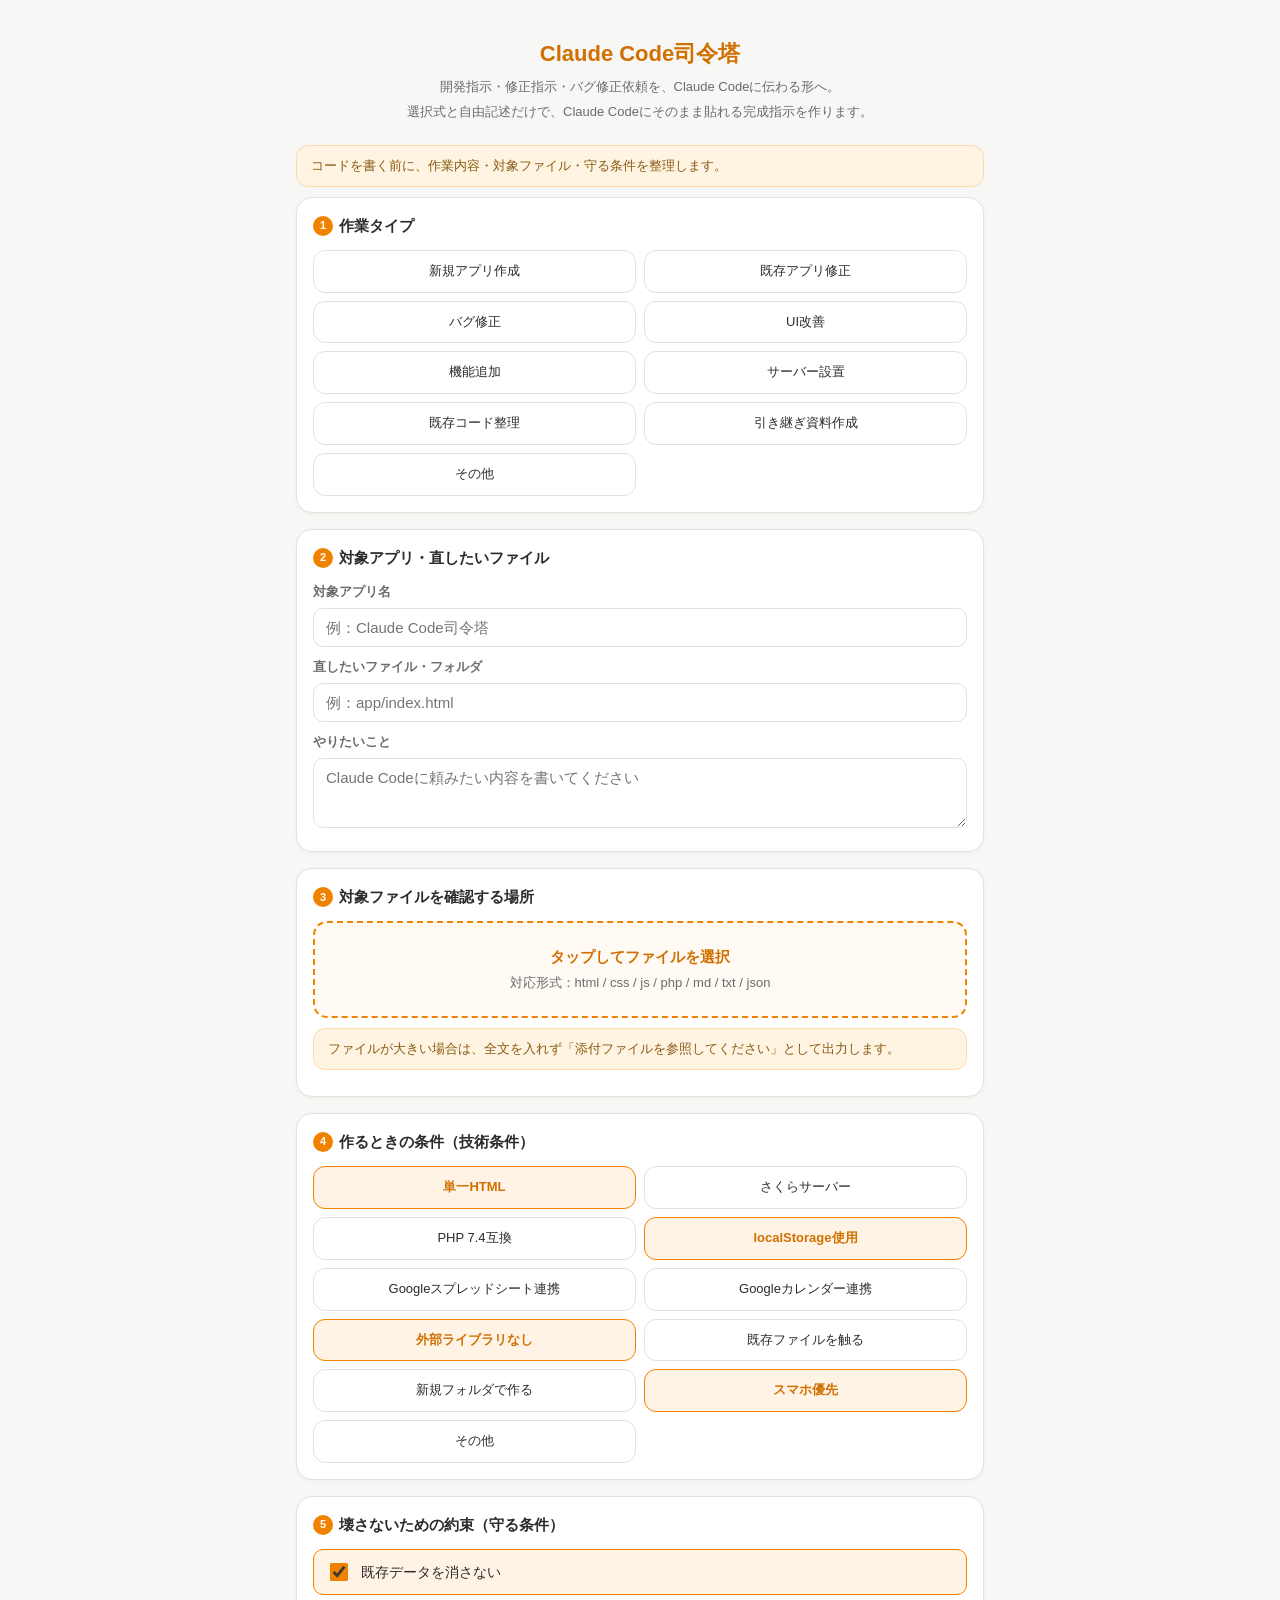
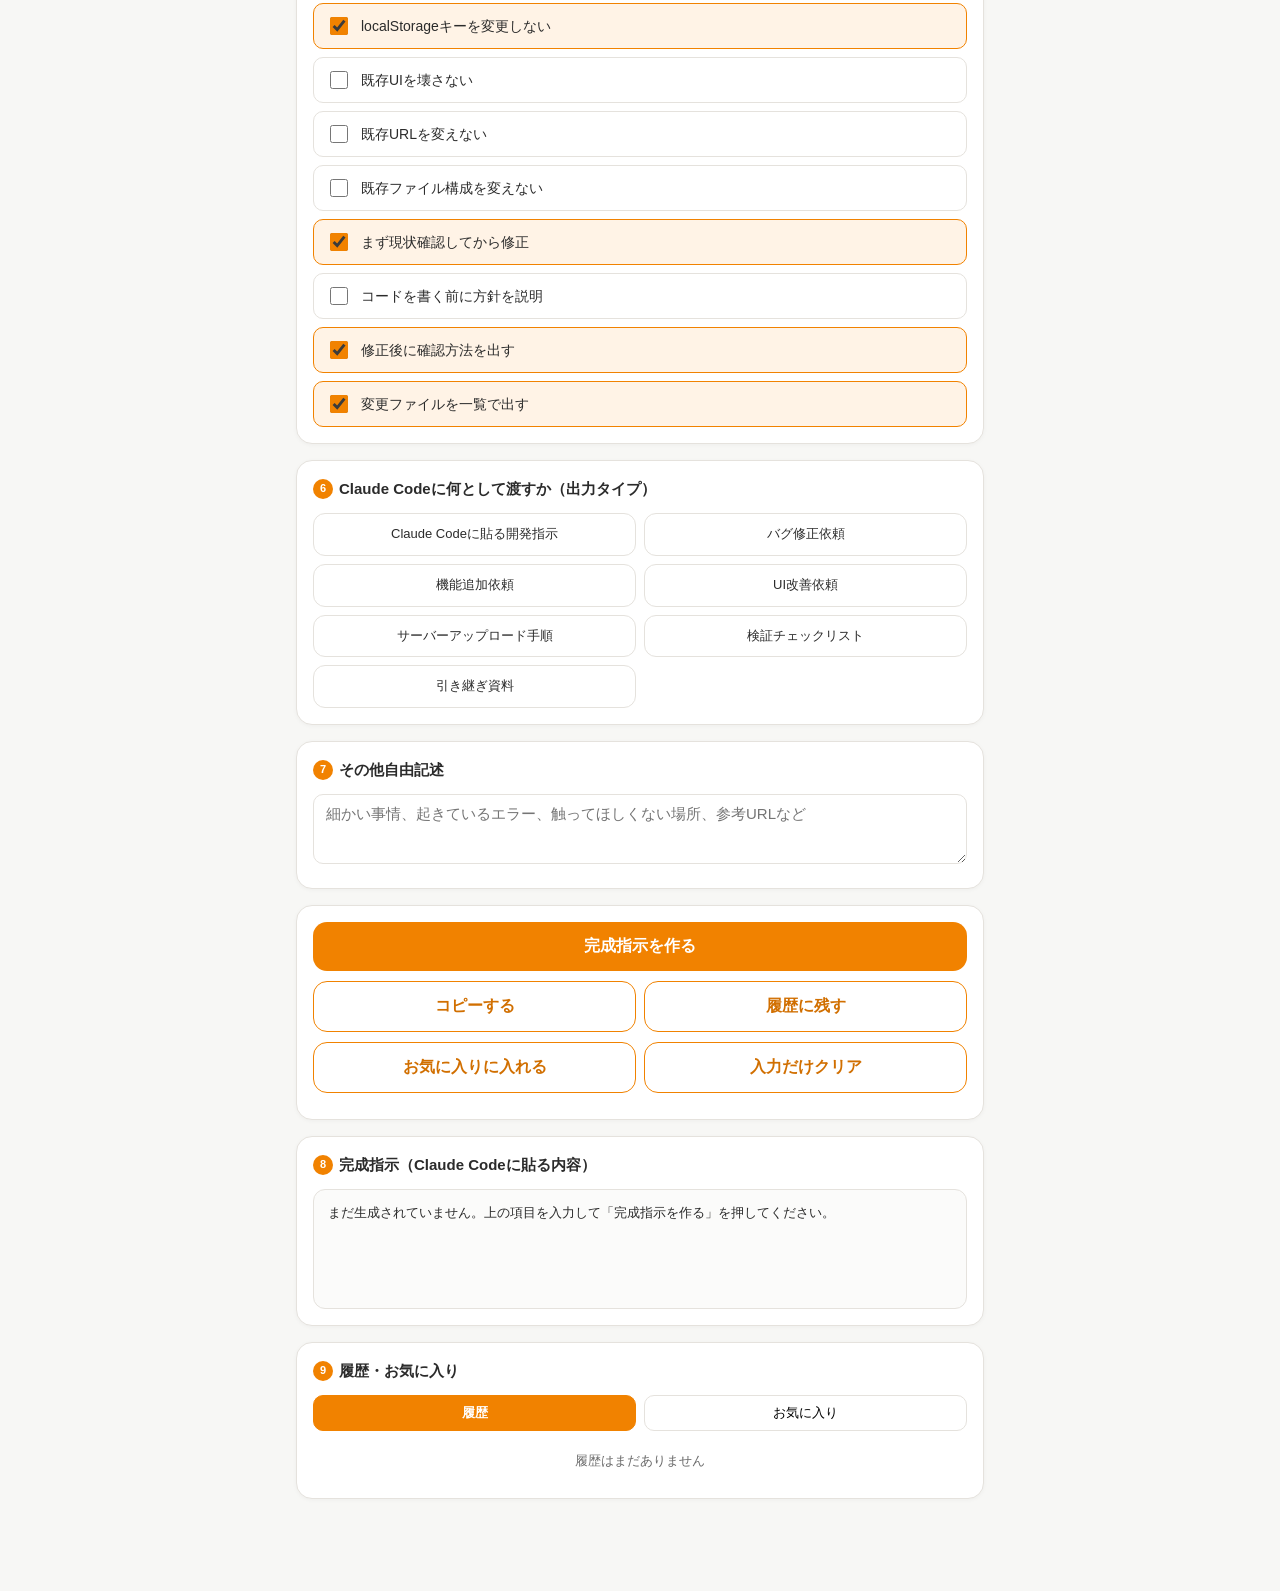
<file: claude-code-shireitou/index.html>
<!DOCTYPE html>
<html lang="ja">
<head>
<meta charset="UTF-8">
<meta name="viewport" content="width=device-width, initial-scale=1.0, maximum-scale=1">
<title>Claude Code司令塔</title>
<style>
  :root{
    --accent:#f18200;
    --accent-dark:#d16f00;
    --bg:#f7f7f5;
    --card:#ffffff;
    --text:#2b2b2b;
    --text-sub:#6b6b6b;
    --border:#e5e2dd;
    --warn-bg:#fff3e2;
    --warn-border:#ffd9a8;
  }
  *{box-sizing:border-box;}
  body{
    margin:0;
    background:var(--bg);
    color:var(--text);
    font-family:-apple-system,BlinkMacSystemFont,"Hiragino Kaku Gothic ProN","Hiragino Sans",Meiryo,sans-serif;
    line-height:1.6;
    padding-bottom:60px;
  }
  .wrap{max-width:720px;margin:0 auto;padding:16px;}
  header.top{
    padding:20px 16px 8px;
    text-align:center;
  }
  header.top h1{
    margin:0 0 6px;
    font-size:22px;
    color:var(--accent-dark);
  }
  header.top p{
    margin:4px 0;
    color:var(--text-sub);
    font-size:13px;
  }
  .notice{
    background:var(--warn-bg);
    border:1px solid var(--warn-border);
    border-radius:12px;
    padding:10px 14px;
    font-size:12.5px;
    color:#8a5a10;
    margin:10px 0;
  }
  .card{
    background:var(--card);
    border:1px solid var(--border);
    border-radius:16px;
    padding:16px;
    margin-bottom:16px;
    box-shadow:0 1px 4px rgba(0,0,0,0.04);
  }
  .card h2{
    font-size:15px;
    margin:0 0 12px;
    color:var(--text);
    display:flex;
    align-items:center;
    gap:6px;
  }
  .card h2 .num{
    background:var(--accent);
    color:#fff;
    width:20px;height:20px;
    border-radius:50%;
    font-size:11px;
    display:inline-flex;align-items:center;justify-content:center;
    flex-shrink:0;
  }
  label.field-label{
    display:block;
    font-size:12.5px;
    font-weight:600;
    color:var(--text-sub);
    margin:10px 0 6px;
  }
  input[type="text"], textarea{
    width:100%;
    border:1px solid var(--border);
    border-radius:10px;
    padding:10px 12px;
    font-size:15px;
    font-family:inherit;
    background:#fff;
    color:var(--text);
  }
  textarea{resize:vertical;min-height:70px;}
  input[type="text"]:focus, textarea:focus{
    outline:none;
    border-color:var(--accent);
  }
  .card-grid{
    display:grid;
    grid-template-columns:repeat(2,1fr);
    gap:8px;
    margin-top:4px;
  }
  .choice-card{
    border:1.5px solid var(--border);
    border-radius:12px;
    padding:10px 8px;
    text-align:center;
    font-size:13px;
    cursor:pointer;
    background:#fff;
    user-select:none;
    transition:all .15s;
  }
  .choice-card.selected{
    border-color:var(--accent);
    background:#fff3e6;
    color:var(--accent-dark);
    font-weight:600;
  }
  .choice-card:active{transform:scale(0.97);}
  .checkbox-list{
    display:flex;
    flex-direction:column;
    gap:8px;
    margin-top:4px;
  }
  .checkbox-item{
    display:flex;
    align-items:center;
    gap:10px;
    border:1px solid var(--border);
    border-radius:10px;
    padding:10px 12px;
    cursor:pointer;
    background:#fff;
  }
  .checkbox-item.checked{
    border-color:var(--accent);
    background:#fff3e6;
  }
  .checkbox-item input{
    width:18px;height:18px;
    accent-color:var(--accent);
    flex-shrink:0;
  }
  .checkbox-item span{font-size:14px;}
  .upload-area{
    border:2px dashed var(--accent);
    border-radius:14px;
    padding:18px 14px;
    text-align:center;
    background:#fffaf3;
    cursor:pointer;
  }
  .upload-area p{margin:4px 0;font-size:13px;color:var(--text-sub);}
  .upload-area .big{font-size:15px;color:var(--accent-dark);font-weight:600;}
  .file-info{
    margin-top:10px;
    border:1px solid var(--border);
    border-radius:10px;
    padding:10px 12px;
    background:#fff;
    font-size:13.5px;
  }
  .file-info div{margin:3px 0;}
  .error-box{
    background:#fdeaea;
    border:1px solid #f3b7b7;
    color:#a13a3a;
    border-radius:10px;
    padding:10px 12px;
    font-size:13px;
    margin-top:8px;
  }
  .btn{
    display:block;
    width:100%;
    border:none;
    border-radius:14px;
    padding:14px 16px;
    font-size:16px;
    font-weight:700;
    cursor:pointer;
    margin-bottom:10px;
  }
  .btn-main{
    background:var(--accent);
    color:#fff;
  }
  .btn-main:active{background:var(--accent-dark);}
  .btn-sub{
    background:#fff;
    color:var(--accent-dark);
    border:1.5px solid var(--accent);
  }
  .btn-row{
    display:grid;
    grid-template-columns:1fr 1fr;
    gap:8px;
  }
  .btn-small{
    font-size:13px;
    padding:9px 10px;
    border-radius:10px;
    border:1px solid var(--border);
    background:#fff;
    color:var(--text);
    cursor:pointer;
  }
  #result-box{
    white-space:pre-wrap;
    word-break:break-word;
    font-family:"SFMono-Regular",Consolas,Menlo,monospace;
    font-size:13px;
    background:#fbfbfa;
    border:1px solid var(--border);
    border-radius:12px;
    padding:14px;
    min-height:120px;
    max-height:420px;
    overflow-y:auto;
  }
  .copied-toast{
    position:fixed;
    top:14px;left:50%;
    transform:translateX(-50%);
    background:var(--accent-dark);
    color:#fff;
    padding:10px 18px;
    border-radius:30px;
    font-size:13px;
    z-index:999;
    box-shadow:0 4px 12px rgba(0,0,0,0.2);
    display:none;
  }
  .history-item{
    border:1px solid var(--border);
    border-radius:12px;
    padding:10px 12px;
    margin-bottom:8px;
    background:#fff;
  }
  .history-item .meta{
    font-size:11.5px;
    color:var(--text-sub);
    margin-bottom:4px;
  }
  .history-item .snippet{
    font-size:13px;
    color:var(--text);
    margin-bottom:8px;
    white-space:pre-wrap;
    word-break:break-word;
  }
  .history-item .actions{
    display:flex;
    gap:6px;
    flex-wrap:wrap;
  }
  .fav-star{
    background:none;
    border:none;
    font-size:18px;
    cursor:pointer;
    line-height:1;
  }
  .empty-msg{
    color:var(--text-sub);
    font-size:13px;
    text-align:center;
    padding:10px 0;
  }
  .tab-row{
    display:flex;
    gap:8px;
    margin-bottom:10px;
  }
  .tab-btn{
    flex:1;
    padding:8px;
    border-radius:10px;
    border:1px solid var(--border);
    background:#fff;
    font-size:13px;
    cursor:pointer;
  }
  .tab-btn.active{
    background:var(--accent);
    color:#fff;
    border-color:var(--accent);
    font-weight:700;
  }
</style>
</head>
<body>

<div class="copied-toast" id="toast">コピーしました</div>

<div class="wrap">
  <header class="top">
    <h1>Claude Code司令塔</h1>
    <p>開発指示・修正指示・バグ修正依頼を、Claude Codeに伝わる形へ。</p>
    <p>選択式と自由記述だけで、Claude Codeにそのまま貼れる完成指示を作ります。</p>
  </header>

  <div class="notice">コードを書く前に、作業内容・対象ファイル・守る条件を整理します。</div>

  <!-- 作業タイプ -->
  <div class="card">
    <h2><span class="num">1</span>作業タイプ</h2>
    <div class="card-grid" id="workTypeGrid"></div>
  </div>

  <!-- 対象情報 -->
  <div class="card">
    <h2><span class="num">2</span>対象アプリ・直したいファイル</h2>
    <label class="field-label">対象アプリ名</label>
    <input type="text" id="appName" placeholder="例：Claude Code司令塔">

    <label class="field-label">直したいファイル・フォルダ</label>
    <input type="text" id="targetPath" placeholder="例：app/index.html">

    <label class="field-label">やりたいこと</label>
    <textarea id="requestText" placeholder="Claude Codeに頼みたい内容を書いてください"></textarea>
  </div>

  <!-- ファイルアップロード -->
  <div class="card">
    <h2><span class="num">3</span>対象ファイルを確認する場所</h2>
    <div class="upload-area" id="uploadArea">
      <p class="big">タップしてファイルを選択</p>
      <p>対応形式：html / css / js / php / md / txt / json</p>
    </div>
    <input type="file" id="fileInput" style="display:none" accept=".html,.css,.js,.php,.md,.txt,.json">
    <div id="fileErrorBox"></div>
    <div id="fileInfoBox"></div>
    <div class="notice" style="margin-top:10px;">ファイルが大きい場合は、全文を入れず「添付ファイルを参照してください」として出力します。</div>
  </div>

  <!-- 条件 -->
  <div class="card">
    <h2><span class="num">4</span>作るときの条件（技術条件）</h2>
    <div class="card-grid" id="techGrid"></div>
    <div id="techOtherWrap" style="display:none;">
      <label class="field-label">その他の技術条件</label>
      <input type="text" id="techOtherText" placeholder="自由に入力してください">
    </div>
  </div>

  <div class="card">
    <h2><span class="num">5</span>壊さないための約束（守る条件）</h2>
    <div class="checkbox-list" id="mustKeepList"></div>
  </div>

  <div class="card">
    <h2><span class="num">6</span>Claude Codeに何として渡すか（出力タイプ）</h2>
    <div class="card-grid" id="outputTypeGrid"></div>
  </div>

  <div class="card">
    <h2><span class="num">7</span>その他自由記述</h2>
    <textarea id="otherMemo" placeholder="細かい事情、起きているエラー、触ってほしくない場所、参考URLなど"></textarea>
  </div>

  <!-- 操作ボタン -->
  <div class="card">
    <button class="btn btn-main" id="genBtn">完成指示を作る</button>
    <div class="btn-row">
      <button class="btn btn-sub" id="copyBtn">コピーする</button>
      <button class="btn btn-sub" id="historyBtn">履歴に残す</button>
    </div>
    <div class="btn-row">
      <button class="btn btn-sub" id="favBtn">お気に入りに入れる</button>
      <button class="btn btn-sub" id="clearBtn">入力だけクリア</button>
    </div>
  </div>

  <!-- 生成結果 -->
  <div class="card">
    <h2><span class="num">8</span>完成指示（Claude Codeに貼る内容）</h2>
    <div id="result-box">まだ生成されていません。上の項目を入力して「完成指示を作る」を押してください。</div>
  </div>

  <!-- 履歴・お気に入り -->
  <div class="card">
    <h2><span class="num">9</span>履歴・お気に入り</h2>
    <div class="tab-row">
      <button class="tab-btn active" id="tabHistory">履歴</button>
      <button class="tab-btn" id="tabFav">お気に入り</button>
    </div>
    <div id="listArea"></div>
  </div>

</div>

<script>
(function(){
  "use strict";

  // ---------- 定数 ----------
  var HISTORY_KEY = "cc_shireitou_history_v1";
  var DRAFT_KEY = "cc_shireitou_draft_v1";

  var WORK_TYPES = ["新規アプリ作成","既存アプリ修正","バグ修正","UI改善","機能追加","サーバー設置","既存コード整理","引き継ぎ資料作成","その他"];

  var TECH_OPTIONS = ["単一HTML","さくらサーバー","PHP 7.4互換","localStorage使用","Googleスプレッドシート連携","Googleカレンダー連携","外部ライブラリなし","既存ファイルを触る","新規フォルダで作る","スマホ優先","その他"];
  var TECH_DEFAULT = ["単一HTML","localStorage使用","外部ライブラリなし","スマホ優先"];

  var MUSTKEEP_OPTIONS = ["既存データを消さない","localStorageキーを変更しない","既存UIを壊さない","既存URLを変えない","既存ファイル構成を変えない","まず現状確認してから修正","コードを書く前に方針を説明","修正後に確認方法を出す","変更ファイルを一覧で出す"];
  var MUSTKEEP_DEFAULT = ["既存データを消さない","localStorageキーを変更しない","まず現状確認してから修正","修正後に確認方法を出す","変更ファイルを一覧で出す"];

  var OUTPUT_TYPES = ["Claude Codeに貼る開発指示","バグ修正依頼","機能追加依頼","UI改善依頼","サーバーアップロード手順","検証チェックリスト","引き継ぎ資料"];

  var ALLOWED_EXT = ["html","css","js","php","md","txt","json"];
  var MAX_CONTENT_SIZE = 100 * 1024; // 100KB

  var FIXED_LINE = "添付した対象ファイルを前提に修正してください。既存機能・既存データ・既存localStorageキーを壊さず、必要な箇所だけ変更してください。変更後は、変更ファイル・変更内容・確認方法を報告してください。";

  // ---------- 状態 ----------
  var state = {
    workType: "",
    appName: "",
    targetPath: "",
    requestText: "",
    techConditions: TECH_DEFAULT.slice(),
    techOtherText: "",
    mustKeepConditions: MUSTKEEP_DEFAULT.slice(),
    outputType: "",
    otherMemo: "",
    uploadedFile: null // 単一ファイル。将来は配列化
  };

  var currentListTab = "history"; // history | favorite

  // ---------- ユーティリティ ----------
  function $(id){ return document.getElementById(id); }

  function formatSize(bytes){
    if(bytes < 1024) return bytes + "B";
    if(bytes < 1024*1024) return Math.round(bytes/1024) + "KB";
    return (bytes/1024/1024).toFixed(1) + "MB";
  }

  function getExt(fileName){
    var parts = fileName.split(".");
    if(parts.length < 2) return "";
    return parts[parts.length-1].toLowerCase();
  }

  function nowLabel(d){
    d = d || new Date();
    function pad(n){ return (n<10?"0":"")+n; }
    return d.getFullYear()+"/"+pad(d.getMonth()+1)+"/"+pad(d.getDate())+" "+pad(d.getHours())+":"+pad(d.getMinutes());
  }

  function safeLoadJSON(key, fallback){
    try{
      var raw = localStorage.getItem(key);
      if(!raw) return fallback;
      var parsed = JSON.parse(raw);
      if(!Array.isArray(parsed) && Array.isArray(fallback)) return fallback;
      return parsed;
    }catch(e){
      return fallback;
    }
  }

  function safeSaveJSON(key, value){
    try{
      localStorage.setItem(key, JSON.stringify(value));
      return true;
    }catch(e){
      alert("履歴保存ができませんでした。ブラウザの保存容量を確認してください");
      return false;
    }
  }

  function showToast(msg){
    var t = $("toast");
    t.textContent = msg || "コピーしました";
    t.style.display = "block";
    clearTimeout(showToast._timer);
    showToast._timer = setTimeout(function(){ t.style.display = "none"; }, 1800);
  }

  // ---------- カード描画 ----------
  function renderSingleSelectGrid(containerId, options, selectedGetter, onSelect){
    var container = $(containerId);
    container.innerHTML = "";
    options.forEach(function(opt){
      var div = document.createElement("div");
      div.className = "choice-card" + (selectedGetter() === opt ? " selected" : "");
      div.textContent = opt;
      div.addEventListener("click", function(){
        onSelect(opt);
        renderSingleSelectGrid(containerId, options, selectedGetter, onSelect);
      });
      container.appendChild(div);
    });
  }

  function renderMultiSelectGrid(containerId, options, selectedArrRef){
    var container = $(containerId);
    container.innerHTML = "";
    options.forEach(function(opt){
      var div = document.createElement("div");
      var isSelected = selectedArrRef.indexOf(opt) !== -1;
      div.className = "choice-card" + (isSelected ? " selected" : "");
      div.textContent = opt;
      div.addEventListener("click", function(){
        var idx = selectedArrRef.indexOf(opt);
        if(idx === -1){ selectedArrRef.push(opt); } else { selectedArrRef.splice(idx,1); }
        renderMultiSelectGrid(containerId, options, selectedArrRef);
        if(containerId === "techGrid"){
          $("techOtherWrap").style.display = selectedArrRef.indexOf("その他") !== -1 ? "block" : "none";
        }
      });
      container.appendChild(div);
    });
  }

  function renderCheckboxList(containerId, options, selectedArrRef){
    var container = $(containerId);
    container.innerHTML = "";
    options.forEach(function(opt){
      var item = document.createElement("label");
      var isChecked = selectedArrRef.indexOf(opt) !== -1;
      item.className = "checkbox-item" + (isChecked ? " checked" : "");
      var input = document.createElement("input");
      input.type = "checkbox";
      input.checked = isChecked;
      input.addEventListener("change", function(){
        var idx = selectedArrRef.indexOf(opt);
        if(input.checked && idx === -1){ selectedArrRef.push(opt); }
        if(!input.checked && idx !== -1){ selectedArrRef.splice(idx,1); }
        renderCheckboxList(containerId, options, selectedArrRef);
      });
      var span = document.createElement("span");
      span.textContent = opt;
      item.appendChild(input);
      item.appendChild(span);
      container.appendChild(item);
    });
  }

  function initCards(){
    renderSingleSelectGrid("workTypeGrid", WORK_TYPES, function(){ return state.workType; }, function(v){ state.workType = v; });
    renderMultiSelectGrid("techGrid", TECH_OPTIONS, state.techConditions);
    renderCheckboxList("mustKeepList", MUSTKEEP_OPTIONS, state.mustKeepConditions);
    renderSingleSelectGrid("outputTypeGrid", OUTPUT_TYPES, function(){ return state.outputType; }, function(v){ state.outputType = v; });
  }

  // ---------- ファイルアップロード ----------
  $("uploadArea").addEventListener("click", function(){ $("fileInput").click(); });

  $("fileInput").addEventListener("change", function(e){
    var file = e.target.files[0];
    $("fileErrorBox").innerHTML = "";
    if(!file) return;

    var ext = getExt(file.name);
    if(ALLOWED_EXT.indexOf(ext) === -1){
      $("fileErrorBox").innerHTML = '<div class="error-box">この形式はVer.1では対象外です。html / css / js / php / md / txt / json のファイルを使ってください。</div>';
      $("fileInfoBox").innerHTML = "";
      state.uploadedFile = null;
      $("fileInput").value = "";
      return;
    }

    var tooLarge = file.size > MAX_CONTENT_SIZE;

    var reader = new FileReader();
    reader.onload = function(evt){
      state.uploadedFile = {
        fileName: file.name,
        fileSize: file.size,
        fileSizeLabel: formatSize(file.size),
        extension: ext,
        includeContent: !tooLarge, // チェックボックス初期状態
        content: tooLarge ? "" : evt.target.result,
        contentTooLarge: tooLarge,
        uploadedAt: new Date().toISOString()
      };
      renderFileInfo();
    };
    if(tooLarge){
      state.uploadedFile = {
        fileName: file.name,
        fileSize: file.size,
        fileSizeLabel: formatSize(file.size),
        extension: ext,
        includeContent: false,
        content: "",
        contentTooLarge: true,
        uploadedAt: new Date().toISOString()
      };
      renderFileInfo();
    } else {
      reader.readAsText(file);
    }
  });

  function renderFileInfo(){
    var f = state.uploadedFile;
    var box = $("fileInfoBox");
    if(!f){ box.innerHTML = ""; return; }
    var html = "";
    html += '<div class="file-info">';
    html += '<div>対象ファイル：'+escapeHtml(f.fileName)+'</div>';
    html += '<div>サイズ：'+f.fileSizeLabel+'</div>';
    html += '<div>拡張子：'+f.extension+'</div>';
    if(f.contentTooLarge){
      html += '<div style="color:#a15a10;">ファイルが大きいため、完成指示には全文を入れず「添付ファイルを参照してください」として扱います</div>';
    } else {
      html += '<label class="checkbox-item'+(f.includeContent ? " checked": "")+'" style="margin-top:8px;">'
            + '<input type="checkbox" id="includeContentChk" '+(f.includeContent ? "checked" : "")+'>'
            + '<span>ファイル内容も完成指示に含める</span></label>';
    }
    html += '</div>';
    box.innerHTML = html;

    var chk = $("includeContentChk");
    if(chk){
      chk.addEventListener("change", function(){
        state.uploadedFile.includeContent = chk.checked;
        renderFileInfo();
      });
    }
  }

  function escapeHtml(str){
    return String(str).replace(/[&<>"']/g, function(c){
      return { "&":"&amp;", "<":"&lt;", ">":"&gt;", '"':"&quot;", "'":"&#39;" }[c];
    });
  }

  // ---------- 完成指示生成 ----------
  function getWorkTypeExtraLine(workType){
    var map = {
      "新規アプリ作成":"コードを書く前に、画面構成・保存項目・操作の流れを整理してから進めてください。",
      "既存アプリ修正":"既存の動きと見た目を確認してから、必要な箇所だけ修正してください。",
      "バグ修正":"まず原因の候補を整理し、修正方針を説明してから作業してください。",
      "UI改善":"スマホで見たときの押しやすさ、読みやすさ、入力しやすさを優先してください。",
      "機能追加":"既存機能に影響が出ないよう、追加部分を分けて実装してください。",
      "サーバー設置":"さくらサーバーに置く前提で、アップロードするファイル、設置場所、確認方法を分けて説明してください。",
      "既存コード整理":"見た目と動作を変えず、読みやすく整理してください。",
      "引き継ぎ資料作成":"次に触る人が迷わないよう、目的、構成、変更禁止箇所、確認方法をまとめてください。"
    };
    return map[workType] || "";
  }

  function buildFileSectionLines(){
    var f = state.uploadedFile;
    if(!f) return ["（対象ファイルのアップロードなし）"];
    var lines = [f.fileName];
    if(f.contentTooLarge){
      lines.push("ファイルサイズが大きいため、本文は完成指示に含めていません。添付ファイルを参照してください。");
    } else if(f.includeContent){
      lines.push("以下のファイル内容を前提に修正してください。");
      lines.push("```" + f.extension);
      lines.push(f.content);
      lines.push("```");
    } else {
      lines.push("添付ファイルを参照してください。");
    }
    return lines;
  }

  function analyzeOtherMemo(memo){
    var result = { urlNote:"", errorNote:"", noTouchNote:"" };
    if(!memo) return result;
    var urlMatch = memo.match(/https?:\/\/[^\s]+/);
    if(urlMatch) result.urlNote = urlMatch[0];
    if(memo.indexOf("エラー") !== -1) result.errorNote = memo;
    if(memo.indexOf("触らないで") !== -1 || memo.indexOf("触らない") !== -1) result.noTouchNote = memo;
    return result;
  }

  function joinOrDash(arr){
    return arr && arr.length ? arr.map(function(v){return "- "+v;}).join("\n") : "- （選択なし）";
  }

  function buildPrompt(){
    var s = state;
    var techList = s.techConditions.slice();
    var techOtherLine = (techList.indexOf("その他") !== -1 && s.techOtherText) ? ("- その他："+s.techOtherText) : "";
    var memoInfo = analyzeOtherMemo(s.otherMemo);
    var fileLines = buildFileSectionLines();
    var extraLine = getWorkTypeExtraLine(s.workType);

    var header, body;

    if(s.outputType === "バグ修正依頼"){
      header = "# Claude Codeへのバグ修正依頼";
      body = ""
        + "## 対象アプリ\n" + (s.appName || "（未入力）") + "\n\n"
        + "## 対象ファイル・フォルダ\n" + (s.targetPath || "（未入力）") + "\n\n"
        + "## 対象ファイル\n" + fileLines.join("\n") + "\n\n"
        + "## 起きていること\n" + (s.requestText || "（未入力）") + (memoInfo.errorNote ? "\n\n【エラー内容メモ】\n"+memoInfo.errorNote : "") + "\n\n"
        + "## 技術条件\n" + joinOrDash(techList) + (techOtherLine ? "\n"+techOtherLine : "") + "\n\n"
        + "## 守る条件\n" + joinOrDash(s.mustKeepConditions) + "\n\n"
        + "## 依頼内容\n" + "まず原因の候補を整理し、修正方針を説明してから作業してください。\n" + FIXED_LINE + "\n\n"
        + "## 作業後に報告してほしいこと\n" + "変更後は、変更ファイル・変更内容・確認方法を報告してください。";
    } else if(s.outputType === "機能追加依頼"){
      header = "# Claude Codeへの機能追加依頼";
      body = ""
        + "## 対象アプリ\n" + (s.appName || "（未入力）") + "\n\n"
        + "## 対象ファイル・フォルダ\n" + (s.targetPath || "（未入力）") + "\n\n"
        + "## 対象ファイル\n" + fileLines.join("\n") + "\n\n"
        + "## 追加したい機能\n" + (s.requestText || "（未入力）") + "\n\n"
        + "## 技術条件\n" + joinOrDash(techList) + (techOtherLine ? "\n"+techOtherLine : "") + "\n\n"
        + "## 守る条件\n" + joinOrDash(s.mustKeepConditions) + "\n\n"
        + "## 依頼内容\n" + "既存機能に影響が出ないよう、追加部分を分けて実装してください。\n" + FIXED_LINE + "\n\n"
        + "## 作業後に報告してほしいこと\n" + "変更後は、変更ファイル・変更内容・確認方法を報告してください。";
    } else if(s.outputType === "UI改善依頼"){
      header = "# Claude CodeへのUI改善依頼";
      body = ""
        + "## 対象アプリ\n" + (s.appName || "（未入力）") + "\n\n"
        + "## 対象ファイル・フォルダ\n" + (s.targetPath || "（未入力）") + "\n\n"
        + "## 対象ファイル\n" + fileLines.join("\n") + "\n\n"
        + "## 改善したいこと\n" + (s.requestText || "（未入力）") + "\n\n"
        + "## 技術条件\n" + joinOrDash(techList) + (techOtherLine ? "\n"+techOtherLine : "") + "\n\n"
        + "## 守る条件\n" + joinOrDash(s.mustKeepConditions) + "\n\n"
        + "## 依頼内容\n" + "スマホで見たときの押しやすさ、読みやすさ、入力しやすさを優先してください。\n" + FIXED_LINE + "\n\n"
        + "## 作業後に報告してほしいこと\n" + "変更後は、変更ファイル・変更内容・確認方法を報告してください。";
    } else if(s.outputType === "サーバーアップロード手順"){
      header = "# Claude Codeへのサーバーアップロード手順依頼";
      body = ""
        + "## 対象アプリ\n" + (s.appName || "（未入力）") + "\n\n"
        + "## 設置先\n" + "さくらサーバー\n\n"
        + "## アップロード対象\n" + (s.targetPath || "（未入力）") + "\n\n"
        + "## 対象ファイル\n" + fileLines.join("\n") + "\n\n"
        + "## 変更するファイル\n" + (s.requestText || "（未入力）") + "\n\n"
        + "## 技術条件\n" + joinOrDash(techList) + (techOtherLine ? "\n"+techOtherLine : "") + "\n\n"
        + "## 守る条件\n" + joinOrDash(s.mustKeepConditions) + "\n\n"
        + "## さくらサーバーでの注意点\n" + "アップロードするファイル、設置場所、確認方法を分けて説明してください。\n" + FIXED_LINE + "\n\n"
        + "## 確認方法\n" + "変更後は、変更ファイル・変更内容・確認方法を報告してください。";
    } else if(s.outputType === "検証チェックリスト"){
      header = "# Claude Codeへの検証チェックリスト依頼";
      body = ""
        + "## 対象アプリ\n" + (s.appName || "（未入力）") + "\n\n"
        + "## 対象ファイル・フォルダ\n" + (s.targetPath || "（未入力）") + "\n\n"
        + "## 対象ファイル\n" + fileLines.join("\n") + "\n\n"
        + "## 確認したいこと\n" + (s.requestText || "（未入力）") + "\n\n"
        + "## チェック観点\n"
        + "- 画面表示\n- 入力\n- 保存\n- コピー\n- 履歴\n- お気に入り\n- ファイルアップロード\n- スマホ表示\n- エラー表示\n\n"
        + "## 技術条件\n" + joinOrDash(techList) + (techOtherLine ? "\n"+techOtherLine : "") + "\n\n"
        + "## 守る条件\n" + joinOrDash(s.mustKeepConditions) + "\n\n"
        + "## 依頼内容\n" + FIXED_LINE + "\n\n"
        + "## 作業後に報告してほしいこと\n" + "検証結果と、問題があった場合の内容を報告してください。";
    } else if(s.outputType === "引き継ぎ資料"){
      header = "# Claude Codeへの引き継ぎ資料作成依頼";
      body = ""
        + "## アプリ目的\n" + (s.appName || "（未入力）") + "\n\n"
        + "## 画面一覧・ファイル構成\n" + (s.targetPath || "（未入力）") + "\n\n"
        + "## 対象ファイル\n" + fileLines.join("\n") + "\n\n"
        + "## まとめてほしいこと\n" + (s.requestText || "（未入力）") + "\n\n"
        + "## 保存データ\n" + "localStorageなど既存の保存データ形式を明記してください。\n\n"
        + "## 触ってはいけない箇所\n" + joinOrDash(s.mustKeepConditions) + (memoInfo.noTouchNote ? "\n- "+memoInfo.noTouchNote : "") + "\n\n"
        + "## 技術条件\n" + joinOrDash(techList) + (techOtherLine ? "\n"+techOtherLine : "") + "\n\n"
        + "## 依頼内容\n" + "次に触る人が迷わないよう、目的、構成、変更禁止箇所、確認方法をまとめてください。\n" + FIXED_LINE + "\n\n"
        + "## 確認方法\n" + "動作確認の方法を報告してください。";
    } else {
      // 基本テンプレート（Claude Codeに貼る開発指示 / その他）
      header = "# Claude Codeへの開発指示";
      body = ""
        + "## 作業タイプ\n" + (s.workType || "（未選択）") + "\n\n"
        + "## 対象アプリ\n" + (s.appName || "（未入力）") + "\n\n"
        + "## 対象ファイル・フォルダ\n" + (s.targetPath || "（未入力）") + "\n\n"
        + "## 対象ファイル\n" + fileLines.join("\n") + "\n\n"
        + "## やりたいこと\n" + (s.requestText || "（未入力）") + "\n\n"
        + "## 技術条件\n" + joinOrDash(techList) + (techOtherLine ? "\n"+techOtherLine : "") + "\n\n"
        + "## 守る条件\n" + joinOrDash(s.mustKeepConditions) + "\n\n"
        + "## 追加メモ\n" + (s.otherMemo || "（なし）") + (memoInfo.urlNote ? "\n参考URL："+memoInfo.urlNote : "") + "\n\n"
        + "## 作業前にしてほしいこと\n"
        + "まず現状を確認し、変更方針を説明してから作業してください。\n"
        + "既存機能・既存データ・既存localStorageキーを壊さず、必要な箇所だけ変更してください。\n"
        + (extraLine ? extraLine + "\n" : "")
        + "\n## 対象ファイルについて\n" + FIXED_LINE + "\n\n"
        + "## 作業後に報告してほしいこと\n"
        + "- 変更したファイル\n- 変更した内容\n- 影響がありそうな箇所\n- 動作確認の方法\n- 追加で確認した方がよいこと";
    }

    return header + "\n\n" + body;
  }

  // ---------- バリデーション ----------
  function validate(){
    if(!state.workType){ alert("作業タイプを選んでください"); return false; }
    if(!state.appName){ alert("対象アプリ名を入れてください"); return false; }
    if(!state.requestText){ alert("Claude Codeに頼みたい内容を書いてください"); return false; }
    if(!state.outputType){ alert("Claude Codeに何として渡すかを選んでください"); return false; }
    return true;
  }

  // ---------- 完成指示生成ボタン ----------
  var lastGenerated = "";

  $("genBtn").addEventListener("click", function(){
    state.appName = $("appName").value.trim();
    state.targetPath = $("targetPath").value.trim();
    state.requestText = $("requestText").value.trim();
    state.techOtherText = $("techOtherText").value.trim();
    state.otherMemo = $("otherMemo").value.trim();

    if(!validate()) return;

    lastGenerated = buildPrompt();
    $("result-box").textContent = lastGenerated;
    saveDraft();
  });

  $("copyBtn").addEventListener("click", function(){
    var text = $("result-box").textContent;
    if(!text || text.indexOf("まだ生成されていません") !== -1){
      alert("先に「完成指示を作る」を押してください");
      return;
    }
    copyText(text);
  });

  function copyText(text){
    if(navigator.clipboard && navigator.clipboard.writeText){
      navigator.clipboard.writeText(text).then(function(){
        showToast("コピーしました");
      }).catch(function(){
        fallbackCopy(text);
      });
    } else {
      fallbackCopy(text);
    }
  }

  function fallbackCopy(text){
    var ta = document.createElement("textarea");
    ta.value = text;
    ta.style.position = "fixed";
    ta.style.left = "-9999px";
    document.body.appendChild(ta);
    ta.focus();
    ta.select();
    try{ document.execCommand("copy"); showToast("コピーしました"); }catch(e){ alert("コピーに失敗しました"); }
    document.body.removeChild(ta);
  }

  // ---------- 履歴保存 ----------
  function buildHistoryItem(isFavorite){
    var f = state.uploadedFile;
    return {
      id: "h_" + Date.now() + "_" + Math.random().toString(36).slice(2,8),
      createdAt: new Date().toISOString(),
      workType: state.workType,
      appName: state.appName,
      targetPath: state.targetPath,
      uploadedFiles: f ? [{
        fileName: f.fileName,
        fileSize: f.fileSize,
        fileSizeLabel: f.fileSizeLabel,
        extension: f.extension,
        includeContent: f.includeContent,
        contentIncluded: !!(f.includeContent && !f.contentTooLarge),
        content: (f.includeContent && !f.contentTooLarge) ? f.content : "",
        contentTooLarge: f.contentTooLarge,
        uploadedAt: f.uploadedAt
      }] : [],
      requestText: state.requestText,
      techConditions: state.techConditions.slice(),
      mustKeepConditions: state.mustKeepConditions.slice(),
      outputType: state.outputType,
      otherMemo: state.otherMemo,
      generatedPrompt: lastGenerated,
      isFavorite: !!isFavorite
    };
  }

  $("historyBtn").addEventListener("click", function(){
    if(!lastGenerated){ alert("先に「完成指示を作る」を押してください"); return; }
    var history = safeLoadJSON(HISTORY_KEY, []);
    history.unshift(buildHistoryItem(false));
    if(safeSaveJSON(HISTORY_KEY, history)){
      showToast("履歴に残しました");
      renderList();
    }
  });

  $("favBtn").addEventListener("click", function(){
    if(!lastGenerated){ alert("先に「完成指示を作る」を押してください"); return; }
    var history = safeLoadJSON(HISTORY_KEY, []);
    history.unshift(buildHistoryItem(true));
    if(safeSaveJSON(HISTORY_KEY, history)){
      showToast("お気に入りに入れました");
      renderList();
    }
  });

  // ---------- 入力クリア ----------
  $("clearBtn").addEventListener("click", function(){
    state.workType = "";
    state.appName = "";
    state.targetPath = "";
    state.requestText = "";
    state.techConditions = TECH_DEFAULT.slice();
    state.techOtherText = "";
    state.mustKeepConditions = MUSTKEEP_DEFAULT.slice();
    state.outputType = "";
    state.otherMemo = "";
    state.uploadedFile = null;
    lastGenerated = "";

    $("appName").value = "";
    $("targetPath").value = "";
    $("requestText").value = "";
    $("techOtherText").value = "";
    $("otherMemo").value = "";
    $("techOtherWrap").style.display = "none";
    $("fileErrorBox").innerHTML = "";
    $("fileInfoBox").innerHTML = "";
    $("fileInput").value = "";
    $("result-box").textContent = "まだ生成されていません。上の項目を入力して「完成指示を作る」を押してください。";

    initCards();
    showToast("入力をクリアしました");
  });

  // ---------- 下書き保存 ----------
  var draftTimer = null;
  function saveDraft(){
    var draft = {
      workType: state.workType,
      appName: state.appName,
      targetPath: state.targetPath,
      requestText: state.requestText,
      techConditions: state.techConditions.slice(),
      techOtherText: state.techOtherText,
      mustKeepConditions: state.mustKeepConditions.slice(),
      outputType: state.outputType,
      otherMemo: state.otherMemo,
      updatedAt: new Date().toISOString()
    };
    safeSaveJSON(DRAFT_KEY, draft);
  }

  function scheduleDraftSave(){
    clearTimeout(draftTimer);
    draftTimer = setTimeout(function(){
      state.appName = $("appName").value.trim();
      state.targetPath = $("targetPath").value.trim();
      state.requestText = $("requestText").value.trim();
      state.techOtherText = $("techOtherText").value.trim();
      state.otherMemo = $("otherMemo").value.trim();
      saveDraft();
    }, 600);
  }

  ["appName","targetPath","requestText","techOtherText","otherMemo"].forEach(function(id){
    $(id).addEventListener("input", scheduleDraftSave);
  });

  function loadDraft(){
    var draft = safeLoadJSON(DRAFT_KEY, null);
    if(!draft || typeof draft !== "object") return;
    state.workType = draft.workType || "";
    state.appName = draft.appName || "";
    state.targetPath = draft.targetPath || "";
    state.requestText = draft.requestText || "";
    state.techConditions = Array.isArray(draft.techConditions) ? draft.techConditions : TECH_DEFAULT.slice();
    state.techOtherText = draft.techOtherText || "";
    state.mustKeepConditions = Array.isArray(draft.mustKeepConditions) ? draft.mustKeepConditions : MUSTKEEP_DEFAULT.slice();
    state.outputType = draft.outputType || "";
    state.otherMemo = draft.otherMemo || "";

    $("appName").value = state.appName;
    $("targetPath").value = state.targetPath;
    $("requestText").value = state.requestText;
    $("techOtherText").value = state.techOtherText;
    $("otherMemo").value = state.otherMemo;
    $("techOtherWrap").style.display = state.techConditions.indexOf("その他") !== -1 ? "block" : "none";
  }

  // ---------- 履歴・お気に入り一覧 ----------
  $("tabHistory").addEventListener("click", function(){
    currentListTab = "history";
    $("tabHistory").classList.add("active");
    $("tabFav").classList.remove("active");
    renderList();
  });
  $("tabFav").addEventListener("click", function(){
    currentListTab = "favorite";
    $("tabFav").classList.add("active");
    $("tabHistory").classList.remove("active");
    renderList();
  });

  function renderList(){
    var history = safeLoadJSON(HISTORY_KEY, []);
    var items = currentListTab === "favorite" ? history.filter(function(h){ return h.isFavorite; }) : history;
    var box = $("listArea");
    box.innerHTML = "";

    if(!items.length){
      box.innerHTML = '<div class="empty-msg">' + (currentListTab === "favorite" ? "お気に入りはまだありません" : "履歴はまだありません") + '</div>';
      return;
    }

    items.forEach(function(item){
      var el = document.createElement("div");
      el.className = "history-item";

      var snippet = (item.generatedPrompt || "").slice(0, 60).replace(/\n/g, " ");
      var starChar = item.isFavorite ? "★" : "☆";

      el.innerHTML = ""
        + '<div class="meta">'+nowLabel(new Date(item.createdAt))+' ／ '+escapeHtml(item.appName||"")+' ／ '+escapeHtml(item.workType||"")+' ／ '+escapeHtml(item.outputType||"")+'</div>'
        + '<div class="snippet">'+escapeHtml(snippet)+(item.generatedPrompt && item.generatedPrompt.length > 60 ? "..." : "")+'</div>'
        + '<div class="actions">'
        + '<button class="btn-small" data-act="show">再表示</button>'
        + '<button class="btn-small" data-act="copy">コピー</button>'
        + '<button class="fav-star" data-act="fav">'+starChar+'</button>'
        + '<button class="btn-small" data-act="del">削除</button>'
        + '</div>';

      el.querySelector('[data-act="show"]').addEventListener("click", function(){
        $("result-box").textContent = item.generatedPrompt || "";
        lastGenerated = item.generatedPrompt || "";
        window.scrollTo({top:0, behavior:"smooth"});
      });
      el.querySelector('[data-act="copy"]').addEventListener("click", function(){
        copyText(item.generatedPrompt || "");
      });
      el.querySelector('[data-act="fav"]').addEventListener("click", function(){
        toggleFavorite(item.id);
      });
      el.querySelector('[data-act="del"]').addEventListener("click", function(){
        deleteHistoryItem(item.id);
      });

      box.appendChild(el);
    });
  }

  function toggleFavorite(id){
    var history = safeLoadJSON(HISTORY_KEY, []);
    var target = history.find(function(h){ return h.id === id; });
    if(target){
      target.isFavorite = !target.isFavorite;
      safeSaveJSON(HISTORY_KEY, history);
      renderList();
    }
  }

  function deleteHistoryItem(id){
    var history = safeLoadJSON(HISTORY_KEY, []);
    history = history.filter(function(h){ return h.id !== id; });
    safeSaveJSON(HISTORY_KEY, history);
    renderList();
  }

  // ---------- 初期化 ----------
  function init(){
    loadDraft();
    initCards();
    renderList();
  }

  init();
})();
</script>
</body>
</html>
</file>
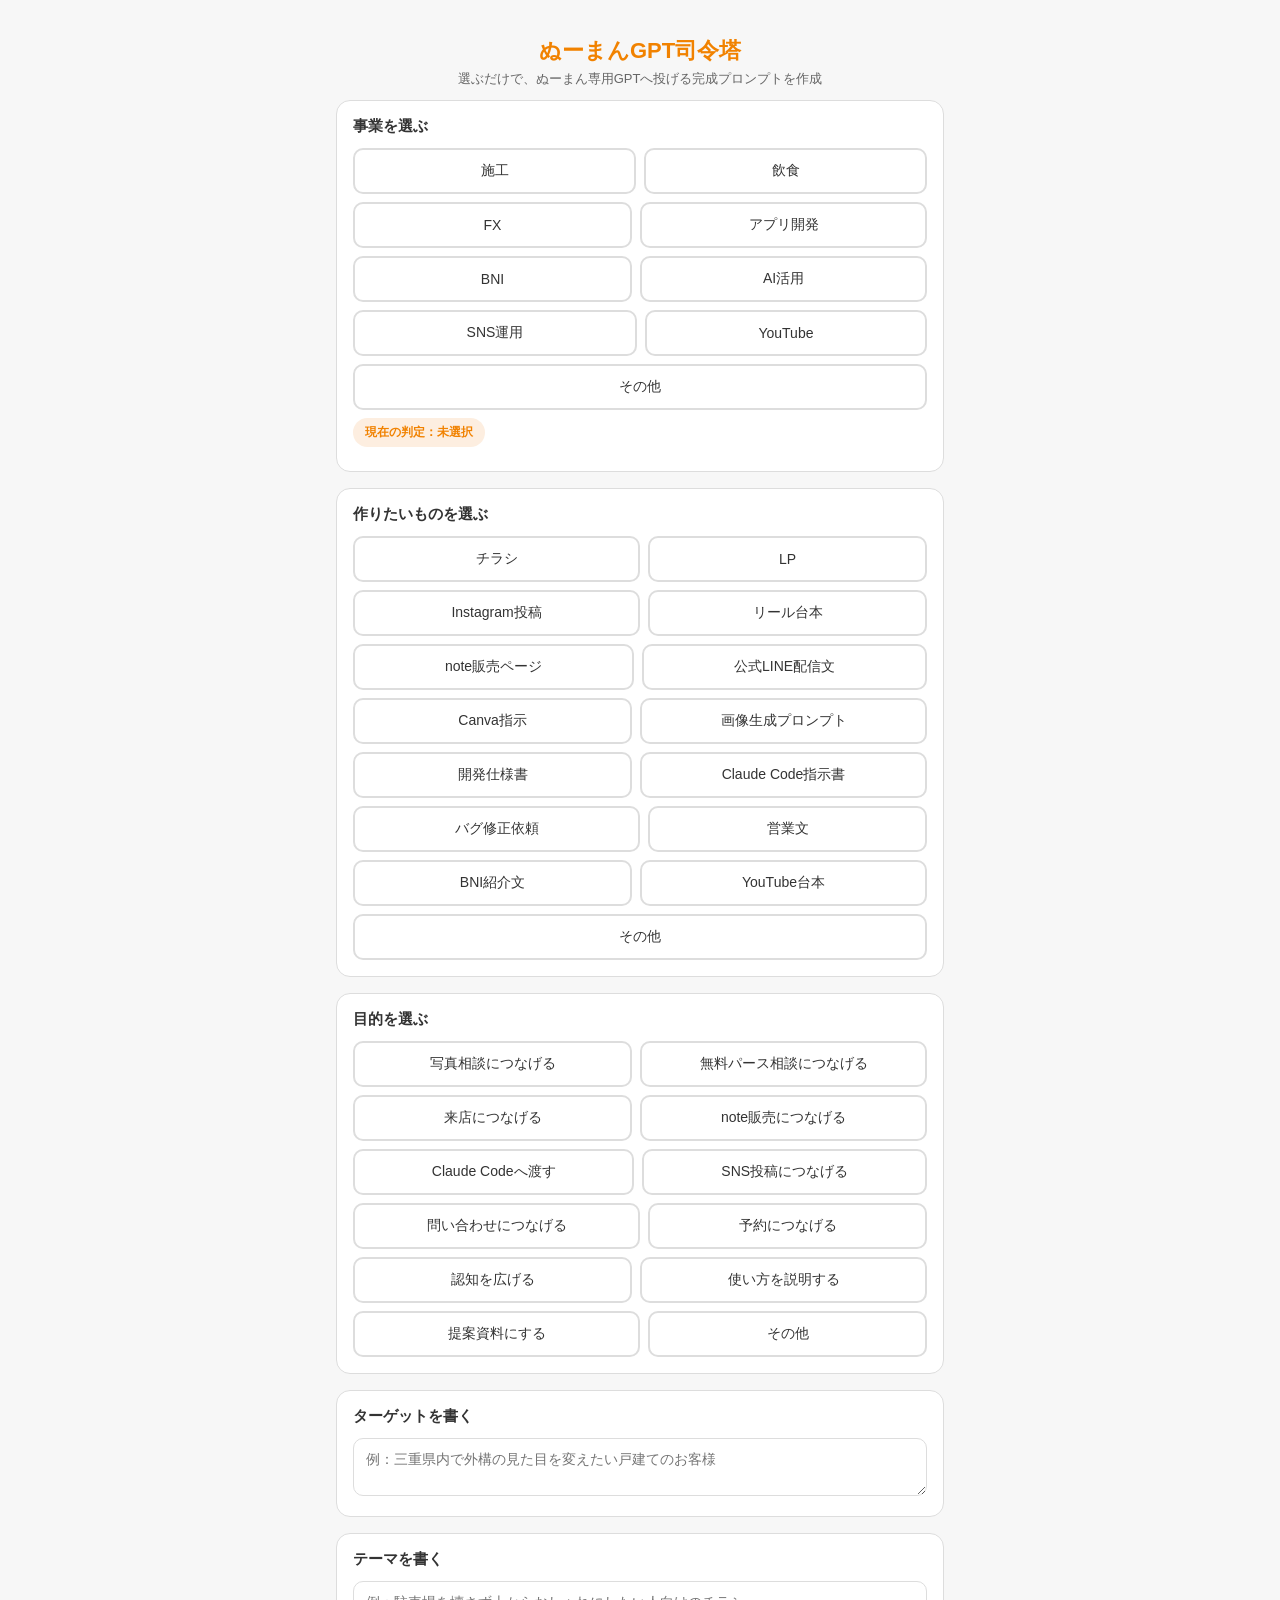
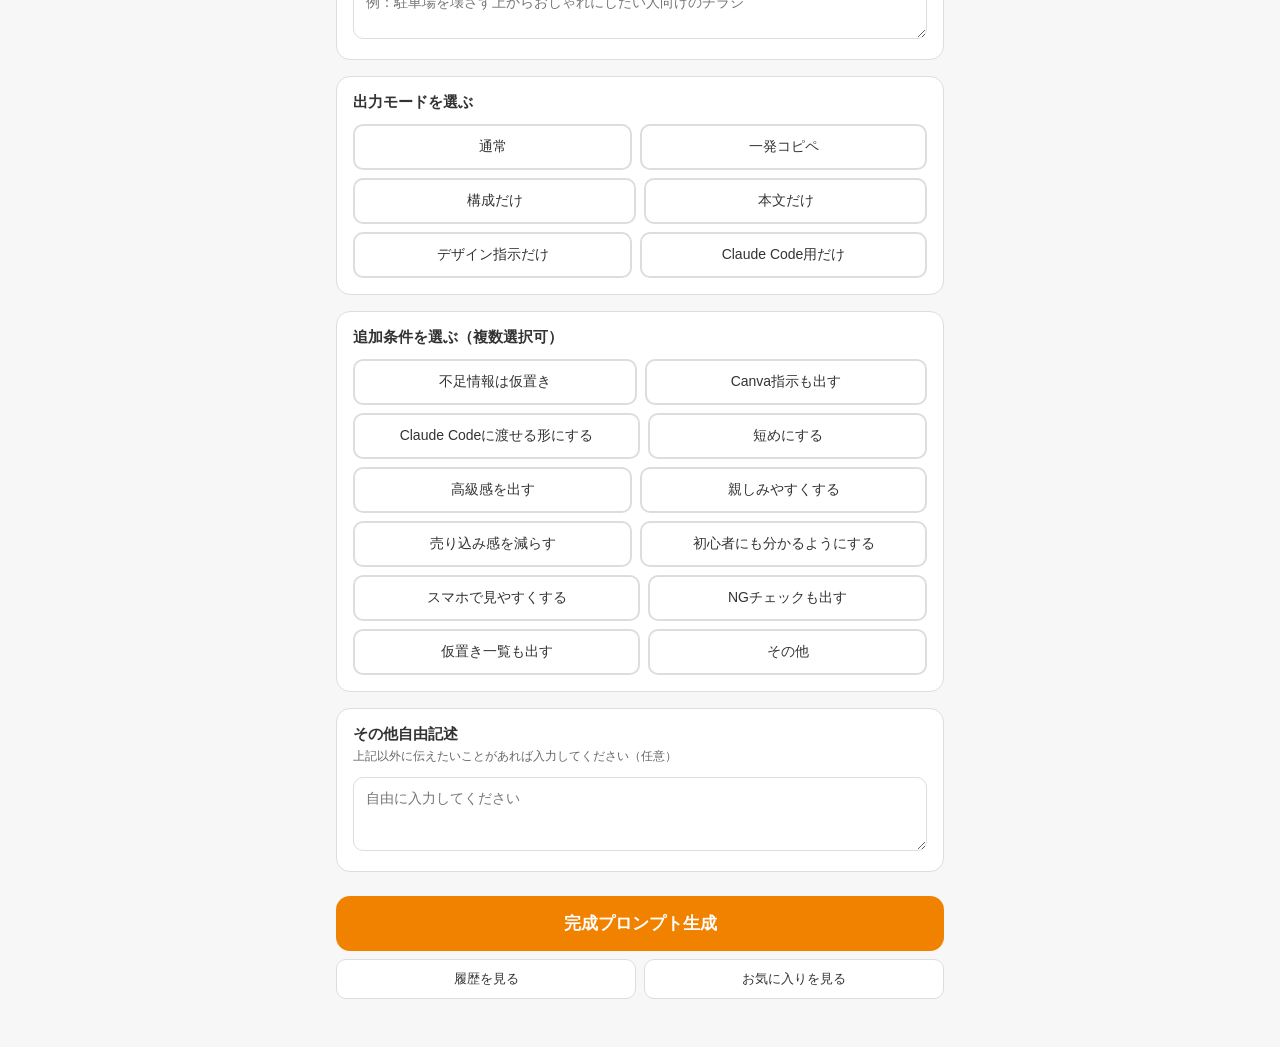
<file: numan-gpt-shireitou/index.html>
<!DOCTYPE html>
<html lang="ja">
<head>
<meta charset="UTF-8">
<meta name="viewport" content="width=device-width, initial-scale=1.0, maximum-scale=1.0, user-scalable=no">
<title>ぬーまんGPT司令塔</title>
<style>
  :root{
    --accent:#f18200;
    --accent-light:#fdeee0;
    --bg:#f7f7f7;
    --card:#ffffff;
    --text:#333333;
    --sub:#666666;
    --border:#dddddd;
  }
  *{box-sizing:border-box;}
  body{
    margin:0;
    font-family:-apple-system,BlinkMacSystemFont,"Hiragino Sans","Yu Gothic",sans-serif;
    background:var(--bg);
    color:var(--text);
    padding-bottom:32px;
  }
  .app{
    max-width:640px;
    margin:0 auto;
    padding:16px;
  }
  header.appbar{
    text-align:center;
    padding:20px 16px 12px;
  }
  header.appbar h1{
    margin:0 0 4px;
    font-size:22px;
    color:var(--accent);
  }
  header.appbar p{
    margin:0;
    font-size:13px;
    color:var(--sub);
  }
  .card{
    background:var(--card);
    border:1px solid var(--border);
    border-radius:14px;
    padding:16px;
    margin-bottom:16px;
  }
  .card h2{
    font-size:15px;
    margin:0 0 12px;
    color:var(--text);
  }
  .hint{
    font-size:12px;
    color:var(--sub);
    margin:-8px 0 12px;
  }
  .options{
    display:flex;
    flex-wrap:wrap;
    gap:8px;
  }
  .opt-btn{
    flex:1 1 auto;
    min-width:calc(50% - 8px);
    padding:12px 10px;
    border:2px solid var(--border);
    border-radius:10px;
    background:#fff;
    color:var(--text);
    font-size:14px;
    text-align:center;
    cursor:pointer;
  }
  .opt-btn.selected{
    border-color:var(--accent);
    background:var(--accent-light);
    color:var(--text);
    font-weight:bold;
  }
  textarea, input[type=text]{
    width:100%;
    border:1px solid var(--border);
    border-radius:10px;
    padding:12px;
    font-size:14px;
    font-family:inherit;
    resize:vertical;
    color:var(--text);
    background:#fff;
  }
  textarea.other-input{
    margin-top:10px;
  }
  .btn-primary{
    width:100%;
    background:var(--accent);
    color:#fff;
    border:none;
    border-radius:14px;
    padding:16px;
    font-size:17px;
    font-weight:bold;
    cursor:pointer;
    margin-top:8px;
  }
  .btn-secondary{
    width:100%;
    background:#fff;
    color:var(--accent);
    border:2px solid var(--accent);
    border-radius:14px;
    padding:14px;
    font-size:15px;
    font-weight:bold;
    cursor:pointer;
    margin-top:10px;
  }
  .btn-row{
    display:flex;
    gap:8px;
    flex-wrap:wrap;
  }
  .btn-row .btn-secondary{
    flex:1 1 auto;
  }
  .nav-buttons{
    display:flex;
    gap:8px;
    margin-top:8px;
  }
  .nav-buttons button{
    flex:1;
    background:#fff;
    border:1px solid var(--border);
    border-radius:10px;
    padding:10px;
    font-size:13px;
    color:var(--text);
    cursor:pointer;
  }
  .prompt-box{
    white-space:pre-wrap;
    word-break:break-word;
    font-size:14px;
    line-height:1.6;
    background:#fafafa;
    border:1px solid var(--border);
    border-radius:10px;
    padding:14px;
    max-height:60vh;
    overflow-y:auto;
    font-family:"SFMono-Regular",Consolas,Menlo,monospace;
  }
  .msg{
    font-size:13px;
    padding:10px 12px;
    border-radius:10px;
    margin:10px 0;
    white-space:pre-line;
  }
  .msg.info{ background:#eef6ff; color:#2b6cb0; }
  .msg.warn{ background:#fff4e5; color:#b06a00; }
  .msg.error{ background:#fdeaea; color:#c0392b; }
  .judge-badge{
    display:inline-block;
    font-size:12px;
    font-weight:bold;
    color:var(--accent);
    background:var(--accent-light);
    border-radius:20px;
    padding:6px 12px;
    margin:8px 0;
  }
  .next-steps{
    background:var(--accent-light);
    border:1px solid var(--accent);
    border-radius:10px;
    padding:12px 14px;
    margin-bottom:12px;
    font-size:13px;
  }
  .next-steps .next-steps-title{
    font-weight:bold;
    color:var(--accent);
    margin-bottom:6px;
  }
  .next-steps ol{
    margin:0;
    padding-left:20px;
  }
  .next-steps li{
    margin-bottom:2px;
  }
  .screen{ display:none; }
  .screen.active{ display:block; }
  .history-item{
    border:1px solid var(--border);
    border-radius:12px;
    padding:12px;
    margin-bottom:10px;
    background:#fff;
  }
  .history-item .meta{
    font-size:12px;
    color:var(--sub);
    margin-bottom:4px;
  }
  .history-item .title{
    font-size:14px;
    font-weight:bold;
    margin-bottom:8px;
  }
  .fav-star{
    float:right;
    font-size:18px;
    color:var(--accent);
    cursor:pointer;
    user-select:none;
  }
  .fav-badge{
    display:inline-block;
    font-size:11px;
    font-weight:bold;
    color:#fff;
    background:var(--accent);
    border-radius:10px;
    padding:2px 8px;
    margin-right:6px;
    vertical-align:middle;
  }
  .filter-row{
    display:flex;
    align-items:center;
    gap:8px;
    margin-bottom:12px;
    font-size:13px;
  }
  .empty-msg{
    text-align:center;
    color:var(--sub);
    font-size:14px;
    padding:24px 0;
  }
  .detail-field{
    margin-bottom:10px;
    font-size:13px;
  }
  .detail-field .label{
    color:var(--sub);
    margin-bottom:2px;
  }
  .detail-field .value{
    white-space:pre-wrap;
  }
</style>
</head>
<body>
<div class="app">

  <header class="appbar">
    <h1>ぬーまんGPT司令塔</h1>
    <p>選ぶだけで、ぬーまん専用GPTへ投げる完成プロンプトを作成</p>
  </header>

  <!-- ============ 入力画面 ============ -->
  <section id="screen-home" class="screen active">

    <div class="card">
      <h2>事業を選ぶ</h2>
      <div class="options" id="opt-business"></div>
      <textarea class="other-input" id="business-other" placeholder="例：セミナー、採用、業務改善、新サービス企画" style="display:none;"></textarea>
      <div class="judge-badge" id="home-judge-badge">現在の判定：未選択</div>
    </div>

    <div class="card">
      <h2>作りたいものを選ぶ</h2>
      <div class="options" id="opt-outputType"></div>
      <textarea class="other-input" id="outputType-other" placeholder="作りたいものを自由に入力" style="display:none;"></textarea>
    </div>

    <div class="card">
      <h2>目的を選ぶ</h2>
      <div class="options" id="opt-purpose"></div>
      <textarea class="other-input" id="purpose-other" placeholder="目的を自由に入力" style="display:none;"></textarea>
    </div>

    <div class="card">
      <h2>ターゲットを書く</h2>
      <textarea id="input-target" rows="2" placeholder="例：三重県内で外構の見た目を変えたい戸建てのお客様"></textarea>
    </div>

    <div class="card">
      <h2>テーマを書く</h2>
      <textarea id="input-theme" rows="2" placeholder="例：駐車場を壊さず上からおしゃれにしたい人向けのチラシ"></textarea>
    </div>

    <div class="card">
      <h2>出力モードを選ぶ</h2>
      <div class="options" id="opt-outputMode"></div>
    </div>

    <div class="card">
      <h2>追加条件を選ぶ（複数選択可）</h2>
      <div class="options" id="opt-extra"></div>
      <textarea class="other-input" id="extra-other" placeholder="追加条件を自由に入力" style="display:none;"></textarea>
    </div>

    <div class="card">
      <h2>その他自由記述</h2>
      <div class="hint">上記以外に伝えたいことがあれば入力してください（任意）</div>
      <textarea id="input-freeNote" rows="3" placeholder="自由に入力してください"></textarea>
    </div>

    <button class="btn-primary" id="btn-generate">完成プロンプト生成</button>
    <div class="nav-buttons">
      <button id="btn-goto-history">履歴を見る</button>
      <button id="btn-goto-favorites">お気に入りを見る</button>
    </div>
  </section>

  <!-- ============ 完成プロンプト確認画面 ============ -->
  <section id="screen-result" class="screen">
    <div class="card">
      <h2>完成プロンプト</h2>
      <div class="judge-badge" id="result-judge-badge"></div>
      <div class="next-steps">
        <div class="next-steps-title">次の流れ</div>
        <ol>
          <li>下のプロンプトをコピー</li>
          <li>ぬーまん専用GPTを開く</li>
          <li>貼り付けて送信</li>
        </ol>
      </div>
      <div id="result-messages"></div>
      <div class="prompt-box" id="result-prompt"></div>
      <button class="btn-primary" id="btn-copy">コピーする</button>
      <div class="btn-row">
        <button class="btn-secondary" id="btn-open-gpt">ぬーまん専用GPTを開く</button>
        <button class="btn-secondary" id="btn-favorite">お気に入りに保存</button>
      </div>
      <button class="btn-secondary" id="btn-reedit">内容を引き継いで再編集</button>
      <button class="btn-secondary" id="btn-back-home">入力画面に戻る</button>
    </div>
  </section>

  <!-- ============ 履歴一覧画面 ============ -->
  <section id="screen-history" class="screen">
    <div class="card">
      <h2 id="history-title">履歴一覧</h2>
      <div class="filter-row">
        <label>
          <input type="checkbox" id="filter-favorite-only"> お気に入りのみ表示
        </label>
      </div>
      <div id="history-messages"></div>
      <div id="history-list"></div>
    </div>
    <button class="btn-secondary" id="btn-history-back">入力画面に戻る</button>
  </section>

  <!-- ============ 詳細・再編集画面 ============ -->
  <section id="screen-detail" class="screen">
    <div class="card">
      <h2>詳細</h2>
      <div id="detail-fields"></div>
      <div class="prompt-box" id="detail-prompt"></div>
      <button class="btn-primary" id="btn-detail-copy">コピーする</button>
      <div class="btn-row">
        <button class="btn-secondary" id="btn-detail-favorite">お気に入り切替</button>
        <button class="btn-secondary" id="btn-detail-reedit">再編集</button>
      </div>
      <button class="btn-secondary" id="btn-detail-delete" style="color:#c0392b;border-color:#c0392b;">削除する</button>
      <button class="btn-secondary" id="btn-detail-back">履歴一覧に戻る</button>
    </div>
  </section>

</div>

<script>
(function(){
"use strict";

/* ==========================================================
   localStorageキー（削除・変更しないこと）
   ========================================================== */
var KEY_HISTORY = "numan_gpt_command_history";
var KEY_SETTINGS = "numan_gpt_command_settings";
var HISTORY_LIMIT = 100;

/* ==========================================================
   選択肢マスタ
   ========================================================== */
var BUSINESS_OPTIONS = ["施工","飲食","FX","アプリ開発","BNI","AI活用","SNS運用","YouTube","その他"];
var OUTPUT_TYPE_OPTIONS = [
  "チラシ","LP","Instagram投稿","リール台本","note販売ページ","公式LINE配信文",
  "Canva指示","画像生成プロンプト","開発仕様書","Claude Code指示書","バグ修正依頼",
  "営業文","BNI紹介文","YouTube台本","その他"
];
var PURPOSE_OPTIONS = [
  "写真相談につなげる","無料パース相談につなげる","来店につなげる","note販売につなげる",
  "Claude Codeへ渡す","SNS投稿につなげる","問い合わせにつなげる","予約につなげる",
  "認知を広げる","使い方を説明する","提案資料にする","その他"
];
var OUTPUT_MODE_OPTIONS = ["通常","一発コピペ","構成だけ","本文だけ","デザイン指示だけ","Claude Code用だけ"];
var EXTRA_OPTIONS = [
  "不足情報は仮置き","Canva指示も出す","Claude Codeに渡せる形にする","短めにする",
  "高級感を出す","親しみやすくする","売り込み感を減らす","初心者にも分かるようにする",
  "スマホで見やすくする","NGチェックも出す","仮置き一覧も出す","その他"
];
/* 施工を選んだ場合のみ追加で出す条件 */
var KOJI_EXTRA_OPTIONS = ["AIパース提案を入れる","仕上がりのズレを減らす訴求を入れる","完成前に見える化する訴求を入れる"];

function extraOptionsForBusiness(business){
  if(business === "施工"){
    var base = EXTRA_OPTIONS.slice(0, -1); // 「その他」を除いた本体
    return base.concat(KOJI_EXTRA_OPTIONS, ["その他"]);
  }
  return EXTRA_OPTIONS.slice();
}

/* 事業 → E番号対応 */
var BUSINESS_E_NUMBER = {
  "施工": "E-1",
  "飲食": "E-2",
  "FX": "E-3",
  "アプリ開発": "E-4"
};

/* ぬーまん専用GPTのURL。用意でき次第、ここに設定する */
var NUMAN_GPT_URL = "";

/* 事業選択から「現在の判定」表示文を組み立てる */
function computeJudgeText(businessValue, businessOtherValue){
  if(!businessValue){
    return "現在の判定：未選択";
  }
  var displayName = businessValue;
  if(businessValue === "その他"){
    displayName = (businessOtherValue && businessOtherValue.trim()) ? businessOtherValue.trim() : "その他";
  }
  var modeText = BUSINESS_E_NUMBER[businessValue] || "汎用制作モード";
  return "現在の判定：" + displayName + " → " + modeText;
}

/* ==========================================================
   状態
   ========================================================== */
var state = {
  business: null, businessOther: "",
  outputType: null, outputTypeOther: "",
  purpose: null, purposeOther: "",
  target: "", theme: "",
  outputMode: null,
  extraConditions: [], extraConditionOther: "",
  freeNote: "",
  editingId: null // 再編集時、上書き対象の履歴ID
};

var currentDetailId = null;

/* ==========================================================
   localStorage 読み書き
   ========================================================== */
function loadHistory(){
  try{
    var raw = localStorage.getItem(KEY_HISTORY);
    if(!raw) return [];
    var parsed = JSON.parse(raw);
    return Array.isArray(parsed) ? parsed : [];
  }catch(e){
    return [];
  }
}

function saveHistory(list){
  try{
    localStorage.setItem(KEY_HISTORY, JSON.stringify(list));
    return true;
  }catch(e){
    return false;
  }
}

function loadSettings(){
  try{
    var raw = localStorage.getItem(KEY_SETTINGS);
    return raw ? JSON.parse(raw) : {};
  }catch(e){
    return {};
  }
}

function saveSettings(settings){
  try{
    localStorage.setItem(KEY_SETTINGS, JSON.stringify(settings));
  }catch(e){}
}

/* ==========================================================
   選択式UIの生成
   ========================================================== */
function renderOptions(containerId, options, field, isMultiple){
  var container = document.getElementById(containerId);
  container.innerHTML = "";
  options.forEach(function(opt){
    var btn = document.createElement("button");
    btn.type = "button";
    btn.className = "opt-btn";
    btn.textContent = opt;
    btn.addEventListener("click", function(){
      if(isMultiple){
        var idx = state[field].indexOf(opt);
        if(idx >= 0){
          state[field].splice(idx, 1);
          btn.classList.remove("selected");
        }else{
          state[field].push(opt);
          btn.classList.add("selected");
        }
      }else{
        state[field] = opt;
        Array.prototype.forEach.call(container.querySelectorAll(".opt-btn"), function(b){
          b.classList.remove("selected");
        });
        btn.classList.add("selected");
      }
      if(field === "business"){
        refreshExtraOptions();
      }
      updateOtherVisibility();
      updateHomeJudgeBadge();
    });
    container.appendChild(btn);
  });
}

function updateOtherVisibility(){
  toggleOther("business-other", state.business === "その他");
  toggleOther("outputType-other", state.outputType === "その他");
  toggleOther("purpose-other", state.purpose === "その他");
  toggleOther("extra-other", state.extraConditions.indexOf("その他") >= 0);
}

function toggleOther(id, show){
  document.getElementById(id).style.display = show ? "block" : "none";
}

function updateHomeJudgeBadge(){
  var businessOtherVal = document.getElementById("business-other").value;
  document.getElementById("home-judge-badge").textContent = computeJudgeText(state.business, businessOtherVal);
}

function refreshExtraOptions(){
  var options = extraOptionsForBusiness(state.business);
  // 事業が変わって選べなくなった条件は選択解除する
  state.extraConditions = state.extraConditions.filter(function(c){ return options.indexOf(c) >= 0; });
  renderOptions("opt-extra", options, "extraConditions", true);
  markSelectedMultiple("opt-extra", state.extraConditions);
}

function initHomeScreen(){
  renderOptions("opt-business", BUSINESS_OPTIONS, "business", false);
  renderOptions("opt-outputType", OUTPUT_TYPE_OPTIONS, "outputType", false);
  renderOptions("opt-purpose", PURPOSE_OPTIONS, "purpose", false);
  renderOptions("opt-outputMode", OUTPUT_MODE_OPTIONS, "outputMode", false);
  refreshExtraOptions();
  updateOtherVisibility();
  updateHomeJudgeBadge();
}

/* ==========================================================
   フォーム ⇔ state 同期
   ========================================================== */
function syncFreeInputs(){
  state.businessOther = document.getElementById("business-other").value;
  state.outputTypeOther = document.getElementById("outputType-other").value;
  state.purposeOther = document.getElementById("purpose-other").value;
  state.target = document.getElementById("input-target").value;
  state.theme = document.getElementById("input-theme").value;
  state.extraConditionOther = document.getElementById("extra-other").value;
  state.freeNote = document.getElementById("input-freeNote").value;
}

function resetHomeForm(){
  state = {
    business: null, businessOther: "",
    outputType: null, outputTypeOther: "",
    purpose: null, purposeOther: "",
    target: "", theme: "",
    outputMode: null,
    extraConditions: [], extraConditionOther: "",
    freeNote: "",
    editingId: null
  };
  document.getElementById("business-other").value = "";
  document.getElementById("outputType-other").value = "";
  document.getElementById("purpose-other").value = "";
  document.getElementById("input-target").value = "";
  document.getElementById("input-theme").value = "";
  document.getElementById("extra-other").value = "";
  document.getElementById("input-freeNote").value = "";
  initHomeScreen();
}

function fillHomeFormFromRecord(rec){
  state = {
    business: rec.business, businessOther: rec.businessOther || "",
    outputType: rec.outputType, outputTypeOther: rec.outputTypeOther || "",
    purpose: rec.purpose, purposeOther: rec.purposeOther || "",
    target: rec.target || "", theme: rec.theme || "",
    outputMode: rec.outputMode,
    extraConditions: (rec.extraConditions || []).slice(),
    extraConditionOther: rec.extraConditionOther || "",
    freeNote: rec.freeNote || "",
    editingId: rec.id
  };
  initHomeScreen();
  // 選択状態を見た目に反映
  markSelected("opt-business", state.business);
  markSelected("opt-outputType", state.outputType);
  markSelected("opt-purpose", state.purpose);
  markSelected("opt-outputMode", state.outputMode);
  markSelectedMultiple("opt-extra", state.extraConditions);

  document.getElementById("business-other").value = state.businessOther;
  document.getElementById("outputType-other").value = state.outputTypeOther;
  document.getElementById("purpose-other").value = state.purposeOther;
  document.getElementById("input-target").value = state.target;
  document.getElementById("input-theme").value = state.theme;
  document.getElementById("extra-other").value = state.extraConditionOther;
  document.getElementById("input-freeNote").value = state.freeNote;
  updateOtherVisibility();
  updateHomeJudgeBadge();
}

function markSelected(containerId, value){
  var container = document.getElementById(containerId);
  Array.prototype.forEach.call(container.querySelectorAll(".opt-btn"), function(b){
    if(b.textContent === value){
      b.classList.add("selected");
    }else{
      b.classList.remove("selected");
    }
  });
}

function markSelectedMultiple(containerId, values){
  var container = document.getElementById(containerId);
  Array.prototype.forEach.call(container.querySelectorAll(".opt-btn"), function(b){
    if(values.indexOf(b.textContent) >= 0){
      b.classList.add("selected");
    }else{
      b.classList.remove("selected");
    }
  });
}

/* ==========================================================
   プロンプト生成ロジック
   ========================================================== */
function resolveOtherText(selected, otherText){
  if(selected !== "その他") return null;
  return otherText && otherText.trim() ? otherText.trim() : "未入力のため、選択内容から自然に仮置きしてください。";
}

function businessLabel(){
  if(state.business === "その他"){
    return (state.businessOther && state.businessOther.trim()) ? state.businessOther.trim() : "その他事業";
  }
  return state.business || "未選択";
}

function businessSupplementRules(){
  var b = state.business;
  var lines = [];
  if(b === "施工"){
    lines.push("三重県認定施工店の表記を入れてください。");
    lines.push("金額は概算扱いとしてください。");
    lines.push("「壊さず上から施工」に触れる場合は「※下地の状態により現地確認が必要」を添えてください。");
    lines.push("CTAは施工系公式LINEへの写真相談を基本にしてください。");
    lines.push("県外相談に触れる場合は以下の定型文を使ってください。");
    lines.push("「ご相談ありがとうございます。ぬーまんは三重県認定施工店のため県外の施工はお受けできませんが、お住まいの地域で確かな技術を持つ認定施工者をご紹介できます。写真を送っていただければ、その際の相談ポイントもお伝えしますので、お気軽にどうぞ。」");
    var kojiSelected = state.extraConditions.some(function(c){ return KOJI_EXTRA_OPTIONS.indexOf(c) >= 0; });
    if(kojiSelected){
      lines.push("ローラーストーンの価値は、壊さず上から施工・短工期・デザイン性だけではなく、施工前にAIパースで完成イメージを見える化し、お客様と職人の認識のズレを減らせることにある。「いい感じ」という曖昧な依頼を、施工前に見える形にしてから進める提案として表現してください。");
    }
  }else if(b === "飲食"){
    lines.push("未提供メニューは書かないでください。");
    lines.push("価格・限定数・営業日は【要確認】としてください。");
    lines.push("味を断定せず、雰囲気・食感・香り・シズルで表現してください。");
    lines.push("CTAは来店・予約・フォローのうち、目的に合うもの1つにしてください。");
  }else if(b === "FX"){
    lines.push("商品の役割は「見る場所を整理する」「反応候補を可視化する」「待つ場所を明確にする」の3つだけで語ってください。");
    lines.push("売買指示や成果保証に見える表現は避けてください。");
    lines.push("免責を独立セクションで入れてください。「投資判断はご自身の責任で行ってください。本ツールは利益を保証するものではありません。」");
  }else if(b === "アプリ開発"){
    lines.push("コードではなく仕様書・指示書として出してください。");
    lines.push("実装前整理7項目を先に出してください。");
    lines.push("既存データ・localStorageキーの削除変更をしないでください。");
    lines.push("スマホ前提で、入力は選択式を優先してください。");
    lines.push("専門用語を使いすぎないでください。");
  }else if(b === "BNI"){
    lines.push("紹介しやすい言葉にしてください。");
    lines.push("誰に紹介すればよいかを明確にしてください。");
    lines.push("30秒・60秒など時間指定があれば合わせてください。");
    lines.push("実績や数字は与えられた情報のみ使ってください。");
  }else if(b === "AI活用"){
    lines.push("ぬーまんが実際に使う手順に落としてください。");
    lines.push("難しい言い方を避けてください。");
    lines.push("コピペで使える形にしてください。");
    lines.push("ツール名や料金が未確認なら【要確認】としてください。");
  }else if(b === "SNS運用"){
    lines.push("スマホで読みやすくしてください。");
    lines.push("冒頭1〜2行で止まって見てもらう内容にしてください。");
    lines.push("CTAは1種類にしてください。");
    lines.push("ハッシュタグは必要な場合のみ出してください。");
  }else if(b === "YouTube"){
    lines.push("冒頭は「毎度セメントアーティスト ぬーまんです よろしくね V」から始めてください。");
    lines.push("話し言葉で作ってください。");
    lines.push("見出しではなく、読めば話せる台本にしてください。");
  }else if(b === "その他"){
    lines.push("その他自由記述の内容を事業名として扱ってください。");
    lines.push("既存の施工・飲食・FX・アプリ開発に当てはまらないため、汎用制作モードで進めてください。");
    lines.push("不明点は仮置きで進め、必要なNGチェックも自分で設定してください。");
  }
  return lines;
}

var OUTPUT_TYPE_STRUCTURE = {
  "チラシ": ["キャッチコピー","見出し","本文","CTA","Canva指示","NGチェック"],
  "LP": ["ファーストビュー","悩み","解決策","特徴","流れ","FAQ","CTA","Claude Code向け構成指示"],
  "Instagram投稿": ["1枚目の見出し","2枚目以降の構成","キャプション","CTA","Canva指示"],
  "リール台本": ["冒頭フック","本編","締め","テロップ","CTA"],
  "note販売ページ": ["タイトル","導入","何が得られるか","内容一覧","注意事項","CTA"],
  "公式LINE配信文": ["1通目の本文","ボタン文言","CTA","短めの追伸"],
  "Canva指示": ["サイズ","配色","文字優先順位","写真配置","フォント雰囲気","余白"],
  "画像生成プロンプト": ["日本語の狙い","英語プロンプト","入れてはいけない要素","文字入れの有無","仕上がりの雰囲気"],
  "開発仕様書": ["実装前整理7項目","画面一覧","入力項目","保存仕様","UI/UX","触ってはいけない箇所","Claude Codeへの渡し方"],
  "Claude Code指示書": ["目的","実装範囲","ファイル構成","動作仕様","保存仕様","注意事項","完了条件"],
  "バグ修正依頼": ["起きている問題","再現手順","期待する動き","触ってよい箇所","触ってはいけない箇所","確認項目"],
  "営業文": ["相手","悩み","提案内容","押し売り感を減らした文面","CTA"],
  "BNI紹介文": ["誰に紹介してほしいか","紹介しやすい一言","30秒版","60秒版","紹介依頼文"],
  "YouTube台本": ["固定冒頭","今日のテーマ","本編","まとめ","CTA"]
};

function outputTypeStructureLines(){
  var t = state.outputType;
  if(t === "その他") return [];
  var items = OUTPUT_TYPE_STRUCTURE[t];
  if(!items) return [];
  return ["「" + t + "」の構成要素として、以下を必ず含めてください。", items.join("／")];
}

var OUTPUT_MODE_RULES = {
  "通常": "構成案を先に出してください。",
  "一発コピペ": "以下の順で一括出力してください。1.構成案 2.本文全文 3.デザイン指示 4.CTA 5.NGチェック結果 6.修正チェックリスト 7.【仮置き一覧】",
  "構成だけ": "本文を書かず、見出しと流れだけ出してください。",
  "本文だけ": "説明や構成案を省き、使う文章だけ出してください。",
  "デザイン指示だけ": "Canva、Claude Code、画像生成など渡し先に合わせて指示だけ出してください。",
  "Claude Code用だけ": "コードを書かず、Claude Codeに渡すための実装指示書だけ出してください。"
};

function buildPrompt(){
  var lines = [];
  var eNumber = BUSINESS_E_NUMBER[state.business] || null;
  var bLabel = businessLabel();
  var otherWarnings = [];

  var targetText = (state.target && state.target.trim()) ? state.target.trim() : null;
  if(!targetText){
    otherWarnings.push({type:"target", text:"ターゲットが空欄です。仮置きで進めます"});
  }
  var themeText = (state.theme && state.theme.trim()) ? state.theme.trim() : null;
  if(!themeText){
    otherWarnings.push({type:"theme", text:"テーマが空欄です。仮置きで進めます"});
  }

  lines.push("あなたは、ぬーまん専用のマーケティング制作・開発指示GPTです。");
  lines.push("");
  lines.push("【事業モード：" + bLabel + (eNumber ? "（" + eNumber + "）" : "（汎用制作モード）") + "】【出力モード：" + (state.outputMode || "通常") + "】【作るもの：" + (state.outputType || "未選択") + "】");
  lines.push("");

  lines.push("【事業】");
  lines.push(bLabel + (eNumber ? "（" + eNumber + "）" : "（E番号指定なし・汎用制作モード）"));
  lines.push("");

  lines.push("【作りたいもの】");
  lines.push(state.outputType === "その他" ? (state.outputTypeOther && state.outputTypeOther.trim() ? state.outputTypeOther.trim() : "その他（内容は下記【作りたいもののその他】参照）") : (state.outputType || "未選択"));
  lines.push("");

  lines.push("【目的】");
  lines.push(state.purpose === "その他" ? (state.purposeOther && state.purposeOther.trim() ? state.purposeOther.trim() : "その他（内容は下記【目的のその他】参照）") : (state.purpose || "未選択"));
  lines.push("");

  lines.push("【ターゲット】");
  lines.push(targetText ? targetText : "仮置き：ぬーまんが届けたい相手");
  lines.push("");

  lines.push("【テーマ】");
  lines.push(themeText ? themeText : "仮置き：選択した作りたいものに合わせて提案");
  lines.push("");

  lines.push("【出力モード】");
  lines.push(state.outputMode || "通常");
  lines.push("");

  lines.push("【追加条件】");
  lines.push(state.extraConditions.length ? state.extraConditions.filter(function(c){return c !== "その他";}).join("／") || "特になし" : "特になし");
  lines.push("");

  // その他の自由記述をまとめる
  var otherBlocks = [];
  var bOther = resolveOtherText(state.business, state.businessOther);
  if(bOther) otherBlocks.push("【事業のその他】\n" + bOther);
  var tOther = resolveOtherText(state.outputType, state.outputTypeOther);
  if(tOther) otherBlocks.push("【作りたいもののその他】\n" + tOther);
  var pOther = resolveOtherText(state.purpose, state.purposeOther);
  if(pOther) otherBlocks.push("【目的のその他】\n" + pOther);
  var eOther = state.extraConditions.indexOf("その他") >= 0
    ? (state.extraConditionOther && state.extraConditionOther.trim() ? state.extraConditionOther.trim() : "未入力のため、選択内容から自然に仮置きしてください。")
    : null;
  if(eOther) otherBlocks.push("【追加条件のその他】\n" + eOther);

  if(otherBlocks.length){
    lines.push(otherBlocks.join("\n\n"));
    lines.push("");
  }

  lines.push("【その他条件】");
  lines.push((state.freeNote && state.freeNote.trim()) ? state.freeNote.trim() : "特になし");
  lines.push("");

  lines.push("上記をもとに、ぬーまん向けにそのまま使える形で作成してください。");
  lines.push("");

  // 事業別補助ルール
  var bizRules = businessSupplementRules();
  if(bizRules.length){
    lines.push("【事業別の注意】");
    bizRules.forEach(function(r){ lines.push("・" + r); });
    lines.push("");
  }

  // 作りたいもの別の構成
  var structureLines = outputTypeStructureLines();
  if(structureLines.length){
    lines.push(structureLines.join("\n"));
    lines.push("");
  }

  // 出力モード別ルール
  var modeRule = OUTPUT_MODE_RULES[state.outputMode];
  if(modeRule){
    lines.push("【出力モードの指示】");
    lines.push(modeRule);
    lines.push("");
  }

  lines.push("不足情報は仮置きで進め、最後に【仮置き一覧】を出してください。");
  lines.push("NGチェック結果も○×で出してください。");

  return {
    prompt: lines.join("\n"),
    warnings: otherWarnings
  };
}

/* ==========================================================
   履歴の生成・保存
   ========================================================== */
function generateId(){
  return "h_" + Date.now() + "_" + Math.random().toString(36).slice(2, 8);
}

function createRecordFromState(promptText){
  var now = new Date().toISOString();
  var isEditing = !!state.editingId;
  var history = loadHistory();
  var existing = isEditing ? history.find(function(r){ return r.id === state.editingId; }) : null;

  var record = {
    id: existing ? existing.id : generateId(),
    createdAt: existing ? existing.createdAt : now,
    updatedAt: now,
    business: state.business,
    businessOther: state.businessOther,
    outputType: state.outputType,
    outputTypeOther: state.outputTypeOther,
    purpose: state.purpose,
    purposeOther: state.purposeOther,
    target: state.target,
    theme: state.theme,
    outputMode: state.outputMode,
    extraConditions: state.extraConditions.slice(),
    extraConditionOther: state.extraConditionOther,
    freeNote: state.freeNote,
    generatedPrompt: promptText,
    isFavorite: existing ? !!existing.isFavorite : false,
    memo: existing ? (existing.memo || "") : ""
  };
  return record;
}

function saveRecordToHistory(record){
  var history = loadHistory();
  var idx = history.findIndex(function(r){ return r.id === record.id; });
  if(idx >= 0){
    history[idx] = record;
  }else{
    history.unshift(record);
  }
  // 上限整理：お気に入り以外の古いものから削除
  if(history.length > HISTORY_LIMIT){
    var favorites = history.filter(function(r){ return r.isFavorite; });
    var normal = history.filter(function(r){ return !r.isFavorite; });
    var allowedNormal = Math.max(0, HISTORY_LIMIT - favorites.length);
    normal = normal.slice(0, allowedNormal);
    // createdAt順（新しい順）を保つため再結合してソート
    history = favorites.concat(normal);
    history.sort(function(a, b){
      return new Date(b.updatedAt) - new Date(a.updatedAt);
    });
  }
  var ok = saveHistory(history);
  return ok;
}

/* ==========================================================
   画面切り替え
   ========================================================== */
function showScreen(id){
  Array.prototype.forEach.call(document.querySelectorAll(".screen"), function(s){
    s.classList.remove("active");
  });
  document.getElementById(id).classList.add("active");
  window.scrollTo(0, 0);
}

/* ==========================================================
   完成プロンプト生成ボタン
   ========================================================== */
var lastGeneratedRecordId = null;

document.getElementById("btn-generate").addEventListener("click", function(){
  syncFreeInputs();
  var result = buildPrompt();
  var record = createRecordFromState(result.prompt);
  var saved = saveRecordToHistory(record);
  lastGeneratedRecordId = record.id;
  state.editingId = record.id;

  var msgContainer = document.getElementById("result-messages");
  msgContainer.innerHTML = "";
  result.warnings.forEach(function(w){
    var div = document.createElement("div");
    div.className = "msg warn";
    div.textContent = w.text;
    msgContainer.appendChild(div);
  });
  if(!saved){
    var errDiv = document.createElement("div");
    errDiv.className = "msg error";
    errDiv.textContent = "端末の保存容量またはブラウザ設定により保存できませんでした。完成プロンプトはコピーして保管してください";
    msgContainer.appendChild(errDiv);
  }else{
    var infoDiv = document.createElement("div");
    infoDiv.className = "msg info";
    infoDiv.textContent = "履歴に保存しました";
    msgContainer.appendChild(infoDiv);
  }

  document.getElementById("result-prompt").textContent = result.prompt;
  document.getElementById("result-judge-badge").textContent = computeJudgeText(state.business, state.businessOther);
  updateFavoriteButtonLabel();
  showScreen("screen-result");
});

function updateFavoriteButtonLabel(){
  var history = loadHistory();
  var rec = history.find(function(r){ return r.id === lastGeneratedRecordId; });
  var btn = document.getElementById("btn-favorite");
  btn.textContent = (rec && rec.isFavorite) ? "お気に入り解除" : "お気に入りに保存";
}

document.getElementById("btn-favorite").addEventListener("click", function(){
  toggleFavorite(lastGeneratedRecordId);
  updateFavoriteButtonLabel();
});

document.getElementById("btn-copy").addEventListener("click", function(){
  copyText(document.getElementById("result-prompt").textContent, "result-messages");
});

document.getElementById("btn-open-gpt").addEventListener("click", function(){
  if(!NUMAN_GPT_URL){
    showMessage("result-messages", "GPTのURLがまだ設定されていません", "warn");
    return;
  }
  window.open(NUMAN_GPT_URL, "_blank", "noopener");
});

document.getElementById("btn-reedit").addEventListener("click", function(){
  var history = loadHistory();
  var rec = history.find(function(r){ return r.id === lastGeneratedRecordId; });
  if(rec){
    fillHomeFormFromRecord(rec);
  }
  showScreen("screen-home");
});

document.getElementById("btn-back-home").addEventListener("click", function(){
  resetHomeForm();
  showScreen("screen-home");
});

/* ==========================================================
   コピー処理
   ========================================================== */
function showMessage(msgContainerId, text, type){
  var container = document.getElementById(msgContainerId);
  var div = document.createElement("div");
  div.className = "msg " + type;
  div.textContent = text;
  container.appendChild(div);
  setTimeout(function(){ if(div.parentNode) div.parentNode.removeChild(div); }, 3000);
  return div;
}

function copyText(text, msgContainerId, successMessage){
  successMessage = successMessage || "コピーしました！\n次は、ぬーまん専用GPTに貼り付けてください。";
  function showResult(ok){
    showMessage(msgContainerId, ok ? successMessage : "コピーできませんでした。本文を長押しして選択してください", ok ? "info" : "error");
  }
  if(navigator.clipboard && navigator.clipboard.writeText){
    navigator.clipboard.writeText(text).then(function(){
      showResult(true);
    }).catch(function(){
      showResult(false);
    });
  }else{
    try{
      var ta = document.createElement("textarea");
      ta.value = text;
      ta.style.position = "fixed";
      ta.style.opacity = "0";
      document.body.appendChild(ta);
      ta.focus();
      ta.select();
      var ok = document.execCommand("copy");
      document.body.removeChild(ta);
      showResult(ok);
    }catch(e){
      showResult(false);
    }
  }
}

/* ==========================================================
   お気に入り切替
   ========================================================== */
function toggleFavorite(id){
  var history = loadHistory();
  var idx = history.findIndex(function(r){ return r.id === id; });
  if(idx < 0) return;
  history[idx].isFavorite = !history[idx].isFavorite;
  history[idx].updatedAt = new Date().toISOString();
  saveHistory(history);
}

/* ==========================================================
   履歴一覧画面
   ========================================================== */
var showFavoritesOnly = false;

document.getElementById("btn-goto-history").addEventListener("click", function(){
  showFavoritesOnly = false;
  document.getElementById("filter-favorite-only").checked = false;
  document.getElementById("history-title").textContent = "履歴一覧";
  renderHistoryList();
  showScreen("screen-history");
});

document.getElementById("btn-goto-favorites").addEventListener("click", function(){
  showFavoritesOnly = true;
  document.getElementById("filter-favorite-only").checked = true;
  document.getElementById("history-title").textContent = "お気に入り一覧";
  renderHistoryList();
  showScreen("screen-history");
});

document.getElementById("filter-favorite-only").addEventListener("change", function(e){
  showFavoritesOnly = e.target.checked;
  document.getElementById("history-title").textContent = showFavoritesOnly ? "お気に入り一覧" : "履歴一覧";
  renderHistoryList();
});

document.getElementById("btn-history-back").addEventListener("click", function(){
  showScreen("screen-home");
});

function formatDate(iso){
  try{
    var d = new Date(iso);
    var pad = function(n){ return (n < 10 ? "0" : "") + n; };
    return d.getFullYear() + "/" + pad(d.getMonth()+1) + "/" + pad(d.getDate()) + " " + pad(d.getHours()) + ":" + pad(d.getMinutes());
  }catch(e){
    return iso;
  }
}

function renderHistoryList(){
  var list = loadHistory();
  list.sort(function(a, b){ return new Date(b.createdAt) - new Date(a.createdAt); });
  if(showFavoritesOnly){
    list = list.filter(function(r){ return r.isFavorite; });
  }
  var container = document.getElementById("history-list");
  container.innerHTML = "";

  if(list.length === 0){
    var empty = document.createElement("div");
    empty.className = "empty-msg";
    empty.textContent = showFavoritesOnly ? "お気に入り登録されたプロンプトはまだありません" : "まだ履歴はありません";
    container.appendChild(empty);
    return;
  }

  list.forEach(function(rec){
    var item = document.createElement("div");
    item.className = "history-item";

    var star = document.createElement("span");
    star.className = "fav-star";
    star.textContent = rec.isFavorite ? "★" : "☆";
    star.addEventListener("click", function(ev){
      ev.stopPropagation();
      toggleFavorite(rec.id);
      renderHistoryList();
    });

    var title = document.createElement("div");
    title.className = "title";
    title.appendChild(star);
    if(rec.isFavorite){
      var favBadge = document.createElement("span");
      favBadge.className = "fav-badge";
      favBadge.textContent = "お気に入り";
      title.appendChild(favBadge);
    }
    var typeLabel = rec.outputType === "その他" ? (rec.outputTypeOther || "その他") : rec.outputType;
    title.appendChild(document.createTextNode(businessDisplayLabel(rec) + " ／ " + (typeLabel || "未選択")));

    var meta = document.createElement("div");
    meta.className = "meta";
    meta.textContent = formatDate(rec.createdAt) + "　テーマ：" + (rec.theme || "（未入力）") + "　出力：" + (rec.outputMode || "-");

    item.appendChild(title);
    item.appendChild(meta);

    var btnRow = document.createElement("div");
    btnRow.className = "btn-row";

    var detailBtn = document.createElement("button");
    detailBtn.className = "btn-secondary";
    detailBtn.textContent = "詳細を見る";
    detailBtn.addEventListener("click", function(){
      openDetail(rec.id);
    });

    var copyBtn = document.createElement("button");
    copyBtn.className = "btn-secondary";
    copyBtn.textContent = "コピー";
    copyBtn.addEventListener("click", function(){
      copyText(rec.generatedPrompt, "history-messages", "コピーしました");
    });

    var delBtn = document.createElement("button");
    delBtn.className = "btn-secondary";
    delBtn.style.color = "#c0392b";
    delBtn.style.borderColor = "#c0392b";
    delBtn.textContent = "削除";
    delBtn.addEventListener("click", function(){
      deleteRecord(rec.id, function(){ renderHistoryList(); });
    });

    btnRow.appendChild(detailBtn);
    btnRow.appendChild(copyBtn);
    btnRow.appendChild(delBtn);
    item.appendChild(btnRow);

    container.appendChild(item);
  });
}

function businessDisplayLabel(rec){
  if(rec.business === "その他"){
    return rec.businessOther && rec.businessOther.trim() ? rec.businessOther.trim() : "その他";
  }
  return rec.business || "未選択";
}

function deleteRecord(id, cb){
  var history = loadHistory();
  var rec = history.find(function(r){ return r.id === id; });
  if(!rec) return;
  var confirmMsg = "この履歴を削除しますか？";
  if(rec.isFavorite){
    confirmMsg += "\nお気に入りにも影響します。";
  }
  if(window.confirm(confirmMsg)){
    history = history.filter(function(r){ return r.id !== id; });
    saveHistory(history);
    if(cb) cb();
  }
}

/* ==========================================================
   詳細・再編集画面
   ========================================================== */
function openDetail(id){
  currentDetailId = id;
  var history = loadHistory();
  var rec = history.find(function(r){ return r.id === id; });
  if(!rec) return;

  var fieldsContainer = document.getElementById("detail-fields");
  fieldsContainer.innerHTML = "";

  var fieldDefs = [
    ["作成日時", formatDate(rec.createdAt)],
    ["更新日時", formatDate(rec.updatedAt)],
    ["事業", businessDisplayLabel(rec)],
    ["作りたいもの", rec.outputType === "その他" ? (rec.outputTypeOther || "その他") : rec.outputType],
    ["目的", rec.purpose === "その他" ? (rec.purposeOther || "その他") : rec.purpose],
    ["ターゲット", rec.target || "（未入力）"],
    ["テーマ", rec.theme || "（未入力）"],
    ["出力モード", rec.outputMode || "-"],
    ["追加条件", (rec.extraConditions || []).join("／") || "特になし"],
    ["その他自由記述", rec.freeNote || "特になし"]
  ];

  fieldDefs.forEach(function(pair){
    var f = document.createElement("div");
    f.className = "detail-field";
    var label = document.createElement("div");
    label.className = "label";
    label.textContent = pair[0];
    var value = document.createElement("div");
    value.className = "value";
    value.textContent = pair[1];
    f.appendChild(label);
    f.appendChild(value);
    fieldsContainer.appendChild(f);
  });

  document.getElementById("detail-prompt").textContent = rec.generatedPrompt;
  document.getElementById("btn-detail-favorite").textContent = rec.isFavorite ? "お気に入り解除" : "お気に入りに登録";

  showScreen("screen-detail");
}

document.getElementById("btn-detail-copy").addEventListener("click", function(){
  var history = loadHistory();
  var rec = history.find(function(r){ return r.id === currentDetailId; });
  if(rec){
    copyText(rec.generatedPrompt, "detail-fields");
  }
});

document.getElementById("btn-detail-favorite").addEventListener("click", function(){
  toggleFavorite(currentDetailId);
  var history = loadHistory();
  var rec = history.find(function(r){ return r.id === currentDetailId; });
  document.getElementById("btn-detail-favorite").textContent = (rec && rec.isFavorite) ? "お気に入り解除" : "お気に入りに登録";
});

document.getElementById("btn-detail-reedit").addEventListener("click", function(){
  var history = loadHistory();
  var rec = history.find(function(r){ return r.id === currentDetailId; });
  if(rec){
    fillHomeFormFromRecord(rec);
  }
  showScreen("screen-home");
});

document.getElementById("btn-detail-delete").addEventListener("click", function(){
  deleteRecord(currentDetailId, function(){
    showScreen("screen-history");
    renderHistoryList();
  });
});

document.getElementById("btn-detail-back").addEventListener("click", function(){
  renderHistoryList();
  showScreen("screen-history");
});

/* ==========================================================
   初期化
   ========================================================== */
function init(){
  initHomeScreen();
  document.getElementById("business-other").addEventListener("input", updateHomeJudgeBadge);
  // 設定キーは将来拡張用。現時点では読み込むだけ。
  loadSettings();
}

init();

})();
</script>
</body>
</html>
</file>
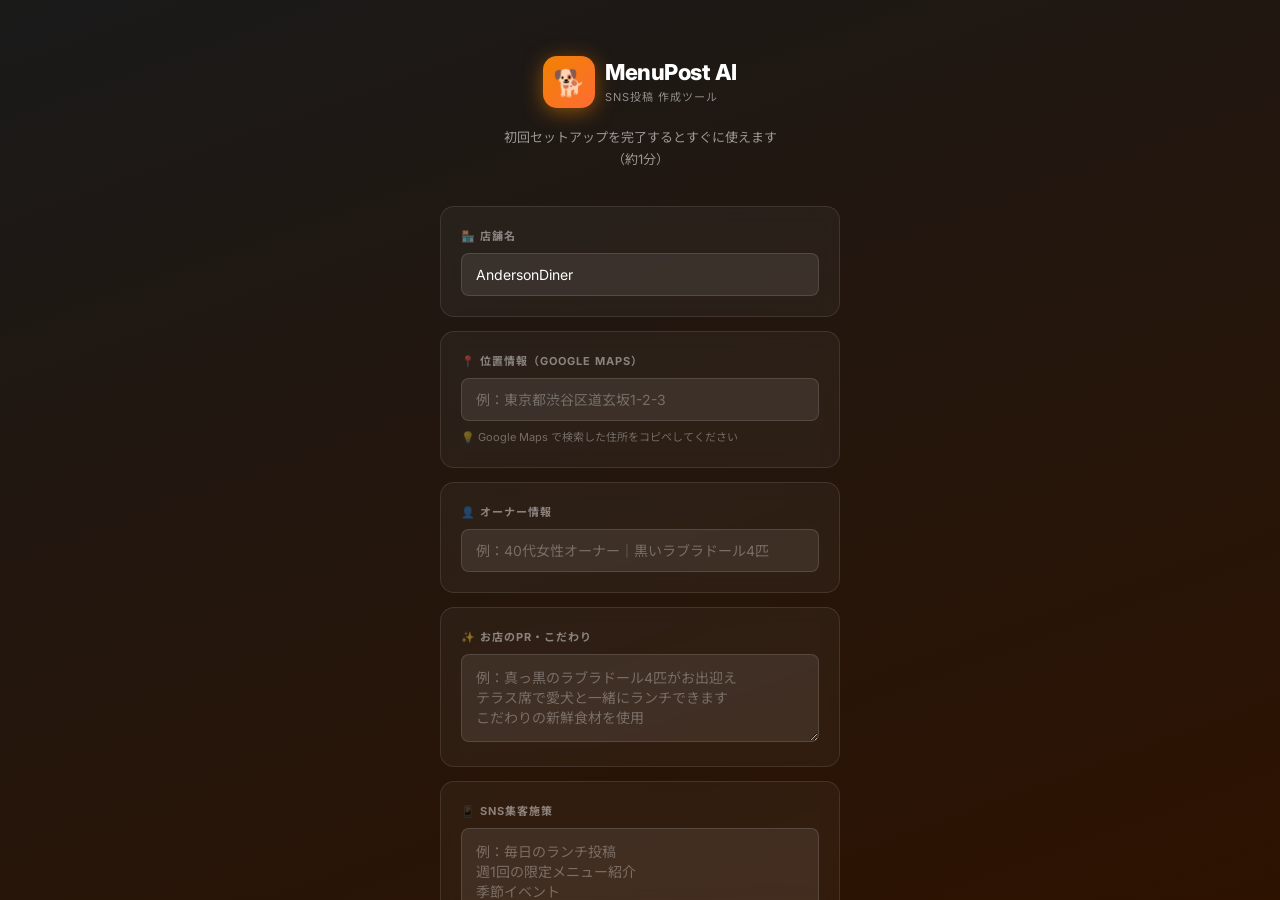
<file: Anderson/sns.html>
<!DOCTYPE html>
<html lang="ja">

<head>
    <meta charset="UTF-8">
    <meta name="viewport" content="width=device-width, initial-scale=1.0, maximum-scale=1.0, user-scalable=no">
    <title>MenuPost AI – AndersonDiner</title>
    <link
        href="https://fonts.googleapis.com/css2?family=Inter:wght@400;500;600;700;800&family=Noto+Sans+JP:wght@400;500;700&display=swap"
        rel="stylesheet">
    <style>
        /* ===== CSS Variables ===== */
        :root {
            --primary: #f18200;
            --primary-light: #fff3e0;
            --primary-dark: #d97000;
            --primary-glow: rgba(241, 130, 0, 0.18);
            --accent: #ff6b35;
            --bg: #f7f7f8;
            --surface: #ffffff;
            --surface2: #fafafa;
            --text: #1a1a1a;
            --text2: #555;
            --text3: #999;
            --border: #ebebeb;
            --shadow-sm: 0 1px 4px rgba(0, 0, 0, 0.07);
            --shadow-md: 0 4px 16px rgba(0, 0, 0, 0.10);
            --shadow-lg: 0 8px 32px rgba(0, 0, 0, 0.13);
            --radius: 14px;
            --radius-sm: 8px;
            --radius-xs: 6px;
            --transition: 0.22s cubic-bezier(0.4, 0, 0.2, 1);
        }

        *,
        *::before,
        *::after {
            margin: 0;
            padding: 0;
            box-sizing: border-box;
            -webkit-tap-highlight-color: transparent;
        }

        html,
        body {
            width: 100%;
            height: 100%;
            background: var(--bg);
            font-family: 'Inter', 'Noto Sans JP', sans-serif;
            color: var(--text);
            -webkit-font-smoothing: antialiased;
        }

        body {
            padding-bottom: 40px;
        }

        /* ===== Setup overlay ===== */
        .setup-overlay {
            position: fixed;
            inset: 0;
            background: linear-gradient(160deg, #1a1a1a 0%, #2d1200 100%);
            z-index: 1000;
            overflow-y: auto;
            display: none;
            animation: fadeIn .35s ease;
        }

        .setup-overlay.active {
            display: block;
        }

        .setup-inner {
            max-width: 440px;
            margin: 0 auto;
            padding: 56px 20px 40px;
        }

        .setup-hero {
            text-align: center;
            margin-bottom: 36px;
        }

        .setup-logo {
            display: inline-flex;
            align-items: center;
            gap: 10px;
            margin-bottom: 18px;
        }

        .setup-logo-icon {
            width: 52px;
            height: 52px;
            background: linear-gradient(135deg, var(--primary), var(--accent));
            border-radius: 14px;
            display: flex;
            align-items: center;
            justify-content: center;
            font-size: 26px;
            box-shadow: 0 4px 20px rgba(241, 130, 0, 0.5);
        }

        .setup-logo-text {
            text-align: left;
        }

        .setup-logo-text h1 {
            font-size: 22px;
            font-weight: 800;
            color: #fff;
            letter-spacing: -0.5px;
        }

        .setup-logo-text span {
            font-size: 11px;
            color: rgba(255, 255, 255, 0.5);
            letter-spacing: 1px;
            text-transform: uppercase;
        }

        .setup-hero-sub {
            font-size: 13px;
            color: rgba(255, 255, 255, 0.55);
            line-height: 1.7;
        }

        .setup-card {
            background: rgba(255, 255, 255, 0.04);
            border: 1px solid rgba(255, 255, 255, 0.1);
            border-radius: var(--radius);
            padding: 20px;
            margin-bottom: 14px;
            backdrop-filter: blur(8px);
        }

        .setup-field-label {
            font-size: 11px;
            font-weight: 700;
            color: rgba(255, 255, 255, 0.45);
            letter-spacing: 1px;
            text-transform: uppercase;
            margin-bottom: 10px;
            display: block;
        }

        .setup-input,
        .setup-textarea {
            width: 100%;
            padding: 12px 14px;
            background: rgba(255, 255, 255, 0.08);
            border: 1.5px solid rgba(255, 255, 255, 0.12);
            border-radius: var(--radius-sm);
            font-size: 14px;
            font-family: inherit;
            color: #fff;
            transition: border-color var(--transition), box-shadow var(--transition);
            -webkit-appearance: none;
        }

        .setup-input::placeholder,
        .setup-textarea::placeholder {
            color: rgba(255, 255, 255, 0.3);
        }

        .setup-input:focus,
        .setup-textarea:focus {
            outline: none;
            border-color: var(--primary);
            box-shadow: 0 0 0 3px rgba(241, 130, 0, 0.2);
        }

        .setup-textarea {
            min-height: 88px;
            resize: vertical;
        }

        .setup-hint {
            margin-top: 8px;
            font-size: 11px;
            color: rgba(255, 255, 255, 0.35);
            line-height: 1.6;
        }

        .setup-btn {
            width: 100%;
            padding: 16px;
            background: linear-gradient(135deg, var(--primary), var(--accent));
            color: white;
            border: none;
            border-radius: var(--radius-sm);
            font-weight: 700;
            font-size: 15px;
            cursor: pointer;
            margin-top: 24px;
            letter-spacing: 0.3px;
            box-shadow: 0 4px 20px rgba(241, 130, 0, 0.4);
            transition: transform var(--transition), box-shadow var(--transition);
        }

        .setup-btn:active {
            transform: scale(0.97);
            box-shadow: 0 2px 10px rgba(241, 130, 0, 0.3);
        }

        .setup-footer-note {
            text-align: center;
            margin-top: 16px;
            font-size: 12px;
            color: rgba(255, 255, 255, 0.3);
        }

        /* ===== Header ===== */
        .header {
            background: var(--surface);
            border-bottom: 1px solid var(--border);
            position: sticky;
            top: 0;
            z-index: 100;
            box-shadow: var(--shadow-sm);
        }

        .header-inner {
            display: flex;
            align-items: center;
            justify-content: space-between;
            padding: 12px 16px;
        }

        .header-brand {
            display: flex;
            align-items: center;
            gap: 10px;
        }

        .header-brand-icon {
            width: 38px;
            height: 38px;
            background: linear-gradient(135deg, var(--primary), var(--accent));
            border-radius: 10px;
            display: flex;
            align-items: center;
            justify-content: center;
            font-size: 18px;
            flex-shrink: 0;
            box-shadow: 0 2px 8px rgba(241, 130, 0, 0.35);
        }

        .header-brand-text h1 {
            font-size: 16px;
            font-weight: 800;
            color: var(--text);
            letter-spacing: -0.3px;
            line-height: 1.1;
        }

        .header-brand-text .shop-name {
            font-size: 11px;
            color: var(--text3);
            font-weight: 500;
            margin-top: 1px;
        }

        .header-actions {
            display: flex;
            gap: 8px;
        }

        .header-icon-btn {
            width: 36px;
            height: 36px;
            background: var(--bg);
            border: 1px solid var(--border);
            border-radius: var(--radius-sm);
            display: flex;
            align-items: center;
            justify-content: center;
            font-size: 16px;
            cursor: pointer;
            transition: background var(--transition), border-color var(--transition);
        }

        .header-icon-btn:active {
            background: var(--primary-light);
            border-color: var(--primary);
        }

        /* ===== Tabs ===== */
        .tabs {
            display: flex;
            background: var(--surface);
            border-bottom: 1px solid var(--border);
            padding: 0 16px;
            gap: 4px;
        }

        .tab-btn {
            flex: 1;
            padding: 11px 8px;
            background: transparent;
            border: none;
            border-bottom: 2.5px solid transparent;
            cursor: pointer;
            font-size: 13px;
            font-weight: 600;
            color: var(--text3);
            white-space: nowrap;
            transition: all var(--transition);
            display: flex;
            align-items: center;
            justify-content: center;
            gap: 5px;
            font-family: inherit;
        }

        .tab-btn.active {
            color: var(--primary);
            border-bottom-color: var(--primary);
        }

        /* ===== Main content ===== */
        .content {
            padding: 16px 14px 20px;
            max-width: 480px;
            margin: 0 auto;
        }

        .tab-content {
            display: none;
        }

        .tab-content.active {
            display: block;
        }

        /* ===== Card / Form Group ===== */
        .card {
            background: var(--surface);
            border-radius: var(--radius);
            border: 1px solid var(--border);
            padding: 18px;
            margin-bottom: 14px;
            box-shadow: var(--shadow-sm);
        }

        .card-label {
            font-size: 11px;
            font-weight: 700;
            color: var(--text3);
            letter-spacing: 0.8px;
            text-transform: uppercase;
            margin-bottom: 12px;
            display: flex;
            align-items: center;
            gap: 6px;
        }

        .card-label .label-icon {
            width: 22px;
            height: 22px;
            background: var(--primary-light);
            border-radius: 6px;
            display: flex;
            align-items: center;
            justify-content: center;
            font-size: 13px;
        }

        .form-input,
        .form-select,
        .form-textarea {
            width: 100%;
            padding: 11px 14px;
            background: var(--surface2);
            border: 1.5px solid var(--border);
            border-radius: var(--radius-sm);
            font-size: 14px;
            font-family: inherit;
            color: var(--text);
            transition: border-color var(--transition), box-shadow var(--transition), background var(--transition);
            -webkit-appearance: none;
            appearance: none;
        }

        .form-input:focus,
        .form-select:focus,
        .form-textarea:focus {
            outline: none;
            border-color: var(--primary);
            background: var(--surface);
            box-shadow: 0 0 0 3px var(--primary-glow);
        }

        .form-select {
            background-image: url("data:image/svg+xml,%3Csvg xmlns='http://www.w3.org/2000/svg' width='12' height='8' viewBox='0 0 12 8'%3E%3Cpath d='M1 1l5 5 5-5' stroke='%23999' stroke-width='1.5' fill='none' stroke-linecap='round'/%3E%3C/svg%3E");
            background-repeat: no-repeat;
            background-position: right 14px center;
            padding-right: 36px;
            cursor: pointer;
        }

        .form-textarea {
            min-height: 90px;
            resize: vertical;
            line-height: 1.6;
        }

        /* ===== Template select with visual badge ===== */
        .template-desc {
            margin-top: 10px;
            font-size: 12px;
            color: var(--text3);
            line-height: 1.5;
            background: var(--primary-light);
            border-radius: var(--radius-xs);
            padding: 8px 12px;
            border-left: 3px solid var(--primary);
        }

        /* ===== Photo upload ===== */
        .photo-upload-area {
            display: flex;
            flex-direction: column;
            align-items: center;
            justify-content: center;
            padding: 24px 16px;
            border: 2px dashed var(--primary);
            border-radius: var(--radius-sm);
            background: var(--primary-light);
            cursor: pointer;
            transition: all var(--transition);
            text-align: center;
            gap: 6px;
        }

        .photo-upload-area:active {
            background: rgba(241, 130, 0, 0.12);
            transform: scale(0.98);
        }

        .photo-upload-icon {
            font-size: 28px;
        }

        .photo-upload-label {
            font-size: 14px;
            font-weight: 700;
            color: var(--primary);
        }

        .photo-upload-sub {
            font-size: 11px;
            color: var(--text3);
        }

        input[type="file"] {
            display: none;
        }

        .photo-count-badge {
            display: inline-flex;
            align-items: center;
            gap: 4px;
            font-size: 12px;
            font-weight: 600;
            color: var(--primary);
            background: var(--primary-light);
            border-radius: 20px;
            padding: 4px 10px;
            margin-top: 10px;
        }

        .photo-grid {
            display: grid;
            grid-template-columns: repeat(3, 1fr);
            gap: 8px;
            margin-top: 12px;
        }

        .photo-thumb {
            position: relative;
            aspect-ratio: 1;
            border-radius: var(--radius-sm);
            overflow: hidden;
            background: var(--bg);
            box-shadow: var(--shadow-sm);
        }

        .photo-thumb img {
            width: 100%;
            height: 100%;
            object-fit: cover;
            display: block;
        }

        .photo-remove {
            position: absolute;
            top: 4px;
            right: 4px;
            width: 22px;
            height: 22px;
            background: rgba(0, 0, 0, 0.65);
            color: white;
            border: none;
            border-radius: 50%;
            font-size: 13px;
            cursor: pointer;
            display: flex;
            align-items: center;
            justify-content: center;
            backdrop-filter: blur(4px);
        }

        /* ===== Pills ===== */
        .pills {
            display: flex;
            flex-wrap: wrap;
            gap: 7px;
            margin-top: 11px;
        }

        .pill {
            padding: 6px 13px;
            border: 1.5px solid var(--primary);
            border-radius: 20px;
            font-size: 12px;
            font-weight: 600;
            color: var(--primary);
            background: var(--surface);
            cursor: pointer;
            transition: all var(--transition);
        }

        .pill:active,
        .pill.active {
            background: var(--primary);
            color: white;
        }

        /* ===== Primary CTA Button ===== */
        .btn-primary {
            width: 100%;
            padding: 15px 20px;
            background: linear-gradient(135deg, var(--primary), var(--accent));
            color: white;
            border: none;
            border-radius: var(--radius-sm);
            font-weight: 700;
            font-size: 15px;
            cursor: pointer;
            transition: transform var(--transition), box-shadow var(--transition);
            margin-top: 6px;
            box-shadow: 0 4px 18px rgba(241, 130, 0, 0.38);
            letter-spacing: 0.3px;
            font-family: inherit;
            display: flex;
            align-items: center;
            justify-content: center;
            gap: 6px;
        }

        .btn-primary:active {
            transform: scale(0.97);
            box-shadow: 0 2px 8px rgba(241, 130, 0, 0.25);
        }

        .btn-secondary {
            width: 100%;
            padding: 12px 20px;
            background: var(--surface);
            color: var(--primary);
            border: 2px solid var(--primary);
            border-radius: var(--radius-sm);
            font-weight: 700;
            font-size: 14px;
            cursor: pointer;
            transition: all var(--transition);
            margin-top: 8px;
            font-family: inherit;
        }

        .btn-secondary:active {
            background: var(--primary-light);
        }

        /* ===== Loading ===== */
        .loading-card {
            background: var(--surface);
            border-radius: var(--radius);
            padding: 40px 20px;
            text-align: center;
            box-shadow: var(--shadow-sm);
            border: 1px solid var(--border);
        }

        .loading-animation {
            width: 56px;
            height: 56px;
            margin: 0 auto 16px;
            position: relative;
        }

        .loading-ring {
            width: 100%;
            height: 100%;
            border-radius: 50%;
            border: 4px solid var(--primary-light);
            border-top-color: var(--primary);
            animation: spin 0.9s linear infinite;
        }

        .loading-title {
            font-size: 15px;
            font-weight: 700;
            color: var(--text);
            margin-bottom: 6px;
        }

        .loading-sub {
            font-size: 12px;
            color: var(--text3);
            margin-bottom: 18px;
        }

        .progress-track {
            width: 100%;
            height: 5px;
            background: var(--border);
            border-radius: 3px;
            overflow: hidden;
        }

        .progress-bar {
            height: 100%;
            background: linear-gradient(90deg, var(--primary), var(--accent));
            border-radius: 3px;
            animation: progress 1.6s ease-in-out infinite;
        }

        /* ===== Section title ===== */
        .section-title {
            font-size: 13px;
            font-weight: 700;
            color: var(--text);
            margin-bottom: 12px;
            display: flex;
            align-items: center;
            gap: 6px;
        }

        .section-title::after {
            content: '';
            flex: 1;
            height: 1px;
            background: var(--border);
        }

        /* ===== Result items ===== */
        .result-card {
            background: var(--surface);
            border: 1.5px solid var(--border);
            border-radius: var(--radius);
            padding: 16px;
            margin-bottom: 10px;
            cursor: pointer;
            transition: all var(--transition);
            box-shadow: var(--shadow-sm);
        }

        .result-card:active {
            box-shadow: var(--shadow-md);
        }

        .result-card.selected {
            border-color: var(--primary);
            background: var(--primary-light);
            box-shadow: 0 0 0 3px var(--primary-glow), var(--shadow-md);
        }

        .result-meta {
            display: flex;
            align-items: center;
            justify-content: space-between;
            margin-bottom: 10px;
        }

        .result-badge {
            display: inline-flex;
            align-items: center;
            gap: 5px;
            font-size: 10px;
            font-weight: 700;
            color: var(--primary);
            background: var(--primary-light);
            border-radius: 20px;
            padding: 3px 10px;
            letter-spacing: 0.5px;
            text-transform: uppercase;
        }

        .result-selected-badge {
            display: none;
            font-size: 10px;
            font-weight: 700;
            color: var(--primary);
            background: var(--primary-light);
            border-radius: 20px;
            padding: 3px 10px;
            align-items: center;
            gap: 4px;
        }

        .result-card.selected .result-selected-badge {
            display: inline-flex;
        }

        .result-preview {
            font-size: 13px;
            color: var(--text2);
            line-height: 1.6;
            margin-bottom: 12px;
            display: -webkit-box;
            -webkit-line-clamp: 2;
            -webkit-box-orient: vertical;
            overflow: hidden;
        }

        .result-copy-btn {
            width: 100%;
            padding: 9px;
            background: var(--surface);
            color: var(--primary);
            border: 1.5px solid var(--primary);
            border-radius: var(--radius-xs);
            font-size: 12px;
            font-weight: 700;
            cursor: pointer;
            transition: all var(--transition);
            font-family: inherit;
            display: flex;
            align-items: center;
            justify-content: center;
            gap: 5px;
        }

        .result-copy-btn:active {
            background: var(--primary);
            color: white;
        }

        /* ===== Instagram preview ===== */
        .ig-card {
            background: var(--surface);
            border-radius: var(--radius);
            overflow: hidden;
            box-shadow: var(--shadow-md);
            border: 1px solid var(--border);
        }

        .ig-header {
            display: flex;
            align-items: center;
            justify-content: space-between;
            padding: 12px 14px;
        }

        .ig-user {
            display: flex;
            align-items: center;
            gap: 10px;
        }

        .ig-avatar {
            width: 36px;
            height: 36px;
            border-radius: 50%;
            background: linear-gradient(135deg, var(--primary), var(--accent));
            display: flex;
            align-items: center;
            justify-content: center;
            color: white;
            font-weight: 800;
            font-size: 15px;
            box-shadow: 0 0 0 2px var(--primary-light);
        }

        .ig-username {
            font-size: 13px;
            font-weight: 700;
            color: var(--text);
        }

        .ig-location {
            font-size: 11px;
            color: var(--text3);
        }

        .ig-dots {
            font-size: 20px;
            color: var(--text3);
            cursor: pointer;
        }

        .ig-photo {
            width: 100%;
            aspect-ratio: 1;
            background: var(--bg);
            overflow: hidden;
        }

        .ig-photo img {
            width: 100%;
            height: 100%;
            object-fit: cover;
            display: block;
        }

        .ig-photo.multi {
            aspect-ratio: auto;
            display: grid;
            grid-template-columns: repeat(2, 1fr);
            gap: 1px;
            background: var(--text);
        }

        .ig-photo-placeholder {
            width: 100%;
            aspect-ratio: 1;
            background: linear-gradient(135deg, #f0f0f0, #e0e0e0);
            display: flex;
            align-items: center;
            justify-content: center;
            flex-direction: column;
            gap: 8px;
            color: var(--text3);
            font-size: 12px;
        }

        .ig-photo-placeholder .ph-icon {
            font-size: 36px;
            opacity: 0.4;
        }

        .ig-actions {
            display: flex;
            gap: 14px;
            padding: 12px 14px 8px;
        }

        .ig-action {
            background: none;
            border: none;
            font-size: 22px;
            cursor: pointer;
            color: var(--text);
            transition: transform var(--transition);
        }

        .ig-action:active {
            transform: scale(1.2);
        }

        .ig-action.bookmark {
            margin-left: auto;
        }

        .ig-likes {
            padding: 2px 14px 8px;
            font-size: 13px;
            font-weight: 700;
            color: var(--text);
        }

        .ig-caption {
            padding: 0 14px 14px;
            font-size: 13px;
            color: var(--text);
            line-height: 1.6;
            word-break: break-word;
        }

        .ig-caption strong {
            font-weight: 700;
        }

        .ig-caption .hashtag-line {
            color: var(--primary);
            font-size: 12px;
            margin-top: 6px;
            display: block;
        }

        /* ===== Empty state ===== */
        .empty-state {
            text-align: center;
            padding: 60px 20px;
            color: var(--text3);
        }

        .empty-state .empty-icon {
            font-size: 44px;
            margin-bottom: 12px;
            opacity: 0.5;
        }

        .empty-state p {
            font-size: 13px;
            line-height: 1.7;
        }

        /* ===== Info note ===== */
        .note-box {
            background: var(--primary-light);
            border-left: 3px solid var(--primary);
            border-radius: var(--radius-xs);
            padding: 10px 14px;
            margin-top: 14px;
            font-size: 12px;
            color: var(--text2);
            line-height: 1.6;
        }

        .note-box strong {
            color: var(--primary);
        }

        /* ===== Animations ===== */
        @keyframes spin {
            to {
                transform: rotate(360deg);
            }
        }

        @keyframes fadeIn {
            from {
                opacity: 0;
            }

            to {
                opacity: 1;
            }
        }

        @keyframes slideUp {
            from {
                transform: translateY(16px);
                opacity: 0;
            }

            to {
                transform: translateY(0);
                opacity: 1;
            }
        }

        @keyframes progress {
            0% {
                transform: translateX(-100%);
            }

            50% {
                transform: translateX(0);
            }

            100% {
                transform: translateX(100%);
            }
        }

        .slide-up {
            animation: slideUp 0.3s ease forwards;
        }

        /* ===== Responsive ===== */
        @media (max-width: 360px) {
            .header-brand-text h1 {
                font-size: 14px;
            }

            .tab-btn {
                font-size: 12px;
            }

            .content {
                padding: 12px 10px 20px;
            }
        }
    </style>
</head>

<body>

    <!-- ====== SETUP SCREEN ====== -->
    <div id="setupOverlay" class="setup-overlay active">
        <div class="setup-inner">
            <div class="setup-hero">
                <div class="setup-logo">
                    <div class="setup-logo-icon">🐕</div>
                    <div class="setup-logo-text">
                        <h1>MenuPost AI</h1>
                        <span>SNS投稿 作成ツール</span>
                    </div>
                </div>
                <p class="setup-hero-sub">初回セットアップを完了するとすぐに使えます<br>（約1分）</p>
            </div>

            <!-- 店名 -->
            <div class="setup-card">
                <label class="setup-field-label">🏪 店舗名</label>
                <input type="text" id="setupShopName" class="setup-input" value="AndersonDiner"
                    placeholder="例：AndersonDiner">
            </div>

            <!-- 位置情報 -->
            <div class="setup-card">
                <label class="setup-field-label">📍 位置情報（Google Maps）</label>
                <input type="text" id="setupLocation" class="setup-input" placeholder="例：東京都渋谷区道玄坂1-2-3">
                <p class="setup-hint">💡 Google Maps で検索した住所をコピペしてください</p>
            </div>

            <!-- オーナー -->
            <div class="setup-card">
                <label class="setup-field-label">👤 オーナー情報</label>
                <input type="text" id="setupOwner" class="setup-input" placeholder="例：40代女性オーナー｜黒いラブラドール4匹">
            </div>

            <!-- お店のPR -->
            <div class="setup-card">
                <label class="setup-field-label">✨ お店のPR・こだわり</label>
                <textarea id="setupPR" class="setup-textarea"
                    placeholder="例：真っ黒のラブラドール4匹がお出迎え&#10;テラス席で愛犬と一緒にランチできます&#10;こだわりの新鮮食材を使用"></textarea>
            </div>

            <!-- SNS施策 -->
            <div class="setup-card">
                <label class="setup-field-label">📱 SNS集客施策</label>
                <textarea id="setupSNS" class="setup-textarea"
                    placeholder="例：毎日のランチ投稿&#10;週1回の限定メニュー紹介&#10;季節イベント"></textarea>
            </div>

            <!-- 連絡先 -->
            <div class="setup-card">
                <label class="setup-field-label">📞 連絡先（Instagram / 電話）</label>
                <input type="text" id="setupContact" class="setup-input" placeholder="例：@andersondiner / 03-XXXX-XXXX">
            </div>

            <!-- Gemini API Key -->
            <div class="setup-card">
                <label class="setup-field-label">🤖 Gemini API Key（任意）</label>
                <input type="password" id="setupApiKey" class="setup-input" placeholder="AIza...（未入力でデモモード）">
                <p class="setup-hint">💡 Google AI Studio から取得したAPIキーを入力するとリアルAI生成が使えます。未入力でもデモ投稿文が生成されます。</p>
            </div>

            <button class="setup-btn" onclick="completeSetup()">セットアップ完了 →</button>
            <p class="setup-footer-note">⚙️ 設定はあとからいつでも変更できます</p>
        </div>
    </div>

    <!-- ====== MAIN SCREEN ====== -->
    <div id="mainContainer" style="display:none;">

        <!-- Header -->
        <div class="header">
            <div class="header-inner">
                <div class="header-brand">
                    <div class="header-brand-icon">🐕</div>
                    <div class="header-brand-text">
                        <h1>MenuPost AI</h1>
                        <div class="shop-name" id="headerShopName">AndersonDiner</div>
                    </div>
                </div>
                <div class="header-actions">
                    <button class="header-icon-btn" onclick="openSettings()" title="設定">⚙️</button>
                </div>
            </div>
        </div>

        <!-- Tabs -->
        <div class="tabs">
            <button class="tab-btn active" id="tabCreate" onclick="switchTab('create', this)">
                <span>✨</span> 作成
            </button>
            <button class="tab-btn" id="tabResults" onclick="switchTab('results', this)">
                <span>📝</span> 生成結果
            </button>
            <button class="tab-btn" id="tabPreview" onclick="switchTab('preview', this)">
                <span>📱</span> プレビュー
            </button>
        </div>

        <div class="content">

            <!-- ====== TAB: 作成 ====== -->
            <div id="create" class="tab-content active">

                <!-- 写真 -->
                <div class="card">
                    <div class="card-label">
                        <div class="label-icon">📸</div>
                        ランチ写真（最大3枚）
                    </div>
                    <input type="file" id="photoInput" accept="image/*" multiple onchange="handlePhotoUpload(event)">
                    <div class="photo-upload-area" onclick="document.getElementById('photoInput').click()">
                        <div class="photo-upload-icon">📷</div>
                        <div class="photo-upload-label">写真を選ぶ</div>
                        <div class="photo-upload-sub">タップして追加（最大3枚）</div>
                    </div>
                    <div id="photoInfo" style="display:none; margin-top:10px;">
                        <div class="photo-count-badge" id="photoCountBadge">📸 0枚選択</div>
                    </div>
                    <div id="photoPreview" class="photo-grid"></div>
                </div>

                <!-- テンプレート -->
                <div class="card">
                    <div class="card-label">
                        <div class="label-icon">📋</div>
                        テンプレート
                    </div>
                    <select id="templateSelect" class="form-select" onchange="updateTemplateDesc()">
                        <option value="emotional">1️⃣ エモーショナル型（日常投稿）</option>
                        <option value="casual">2️⃣ カジュアル型（親しみやすさ）</option>
                        <option value="promo">3️⃣ プロモーション型（限定感・CTA）</option>
                        <option value="world">4️⃣ 世界観型（ブランド価値）</option>
                        <option value="season">5️⃣ シーズン型（季節限定・イベント）</option>
                    </select>
                    <div class="template-desc" id="templateDesc">今日の一皿の感動をそのままに。訪れた体験をリアルに届けます。</div>
                </div>

                <!-- ターゲット -->
                <div class="card">
                    <div class="card-label">
                        <div class="label-icon">🎯</div>
                        ターゲット
                    </div>
                    <input type="text" id="targetInput" class="form-input" placeholder="例：犬連れのOL、家族連れ...">
                    <div class="pills">
                        <div class="pill" onclick="setTarget('犬連れのOL')">犬連れOL</div>
                        <div class="pill" onclick="setTarget('家族連れ')">家族連れ</div>
                        <div class="pill" onclick="setTarget('友人グループ')">友人グループ</div>
                        <div class="pill" onclick="setTarget('リモートワーカー')">リモートワーカー</div>
                    </div>
                </div>

                <!-- 強調したい内容 -->
                <div class="card">
                    <div class="card-label">
                        <div class="label-icon">💬</div>
                        強調したい内容
                    </div>
                    <textarea id="otherInput" class="form-textarea"
                        placeholder="例：新作メニュー登場&#10;期間限定30%OFF&#10;テラス席で犬連れOK"></textarea>
                    <div class="pills">
                        <div class="pill" onclick="addOther('新作メニュー登場')">新作メニュー</div>
                        <div class="pill" onclick="addOther('期間限定30%OFF')">期間限定OFF</div>
                        <div class="pill" onclick="addOther('予約キャンペーン')">予約CP</div>
                        <div class="pill" onclick="addOther('テラス席で犬連れOK')">犬連れOK</div>
                    </div>
                </div>

                <!-- 生成ボタン -->
                <button class="btn-primary" onclick="generatePost()">
                    ✨ 投稿文を生成（3パターン）
                </button>

            </div>

            <!-- ====== TAB: 生成結果 ====== -->
            <div id="results" class="tab-content">
                <div id="resultContent">
                    <div class="empty-state">
                        <div class="empty-icon">📝</div>
                        <p>「作成」タブで写真とターゲットを<br>入力して生成してください</p>
                    </div>
                </div>
            </div>

            <!-- ====== TAB: プレビュー ====== -->
            <div id="preview" class="tab-content">
                <div id="previewContent">
                    <div class="empty-state">
                        <div class="empty-icon">📱</div>
                        <p>投稿文を生成するとInstagram風の<br>プレビューが表示されます</p>
                    </div>
                </div>
            </div>

        </div><!-- /content -->
    </div><!-- /mainContainer -->

    <script>
        // ===== State =====
        let settings = {
            shopName: 'AndersonDiner',
            location: '東京都渋谷区',
            owner: '40代女性オーナー | 黒いラブラドール4匹',
            pr: '真っ黒のラブラドール4匹がお出迎え',
            sns: '毎日のランチ投稿',
            contact: '@andersondiner',
            apiKey: ''
        };

        let photos = [];
        let selectedResult = null;
        let currentResults = [];

        const templateDescs = {
            emotional: '今日の一皿の感動をそのままに。訪れた体験をリアルに届けます。',
            casual: '友達に話すような自然なトーン。フォロワーとの距離を縮めます。',
            promo: '限定感とCTAで行動を促す。予約・来店につながる投稿です。',
            world: 'ブランドの世界観・価値観を表現。ファンを醸成します。',
            season: '旬・季節・イベントに絡めて共感と拡散を狙います。'
        };

        // ===== 投稿フォーマット組み立て =====
        // 形式: 【タイトル】\n投稿内容\n\nーーーーーーーーーー\nお店情報\n\nハッシュタグ
        function buildCaption(title, body, shopInfo, hashtags) {
            return `【${title}】\n${body}\n\nーーーーーーーーーー\n${shopInfo}\n\n${hashtags}`;
        }

        function getShopInfo() {
            return `📍 ${settings.location}\n👤 ${settings.owner}\n📞 ${settings.contact}`;
        }

        // ===== Init =====
        window.addEventListener('load', () => {
            const saved = localStorage.getItem('menupostSettings_v3');
            if (saved) {
                settings = Object.assign(settings, JSON.parse(saved));
                showMain();
            } else {
                document.getElementById('setupOverlay').classList.add('active');
            }
            updateTemplateDesc();
        });

        function showMain() {
            document.getElementById('setupOverlay').classList.remove('active');
            const mc = document.getElementById('mainContainer');
            mc.style.display = 'block';
            mc.classList.add('slide-up');
            document.getElementById('headerShopName').textContent = settings.shopName;
        }

        function completeSetup() {
            settings.shopName = document.getElementById('setupShopName').value.trim() || 'AndersonDiner';
            settings.location = document.getElementById('setupLocation').value.trim() || '東京都渋谷区';
            settings.owner = document.getElementById('setupOwner').value.trim() || '40代女性オーナー';
            settings.pr = document.getElementById('setupPR').value.trim() || '';
            settings.sns = document.getElementById('setupSNS').value.trim() || '';
            settings.contact = document.getElementById('setupContact').value.trim() || '@andersondiner';
            settings.apiKey = document.getElementById('setupApiKey').value.trim() || '';
            localStorage.setItem('menupostSettings_v3', JSON.stringify(settings));
            showMain();
        }

        function openSettings() {
            document.getElementById('setupShopName').value = settings.shopName;
            document.getElementById('setupLocation').value = settings.location;
            document.getElementById('setupOwner').value = settings.owner;
            document.getElementById('setupPR').value = settings.pr;
            document.getElementById('setupSNS').value = settings.sns;
            document.getElementById('setupContact').value = settings.contact;
            document.getElementById('setupApiKey').value = settings.apiKey;
            document.getElementById('setupOverlay').classList.add('active');
        }

        // ===== Template desc =====
        function updateTemplateDesc() {
            const val = document.getElementById('templateSelect').value;
            document.getElementById('templateDesc').textContent = templateDescs[val] || '';
        }

        // ===== Photo =====
        function handlePhotoUpload(e) {
            const files = Array.from(e.target.files);
            if (files.length > 3) { alert('最大3枚まで追加できます'); return; }
            photos = [];
            let loaded = 0;
            files.forEach(f => {
                const reader = new FileReader();
                reader.onload = ev => {
                    photos.push(ev.target.result);
                    loaded++;
                    if (loaded === files.length) renderPhotos();
                };
                reader.readAsDataURL(f);
            });
        }

        function renderPhotos() {
            const grid = document.getElementById('photoPreview');
            const info = document.getElementById('photoInfo');
            const badge = document.getElementById('photoCountBadge');
            badge.textContent = `📸 ${photos.length}枚選択`;
            info.style.display = photos.length > 0 ? 'block' : 'none';
            grid.innerHTML = photos.map((p, i) => `
                <div class="photo-thumb">
                  <img src="${p}" alt="Photo ${i + 1}">
                  <button class="photo-remove" onclick="removePhoto(${i})">✕</button>
                </div>
            `).join('');
        }

        function removePhoto(i) {
            photos.splice(i, 1);
            renderPhotos();
        }

        // ===== Target & Other =====
        function setTarget(v) {
            document.getElementById('targetInput').value = v;
            document.querySelectorAll('.pill').forEach(p => {
                p.classList.toggle('active', p.getAttribute('onclick') === `setTarget('${v}')`);
            });
        }

        function addOther(text) {
            const inp = document.getElementById('otherInput');
            inp.value = inp.value ? inp.value + '\n' + text : text;
        }

        // ===== Generate =====
        async function generatePost() {
            const target = document.getElementById('targetInput').value.trim();
            const other = document.getElementById('otherInput').value.trim();
            const tmpl = document.getElementById('templateSelect').value;

            if (photos.length === 0) { alert('📸 写真を選択してください'); return; }
            if (!target) { alert('🎯 ターゲットを入力してください'); return; }

            switchTab('results', document.getElementById('tabResults'));
            document.getElementById('resultContent').innerHTML = `
                <div class="loading-card">
                  <div class="loading-animation"><div class="loading-ring"></div></div>
                  <div class="loading-title">投稿文を生成中...</div>
                  <div class="loading-sub">${settings.apiKey ? 'Gemini APIで生成中（5〜10秒）' : 'デモモードで生成中（3秒）'}</div>
                  <div class="progress-track"><div class="progress-bar"></div></div>
                </div>`;

            if (settings.apiKey) {
                // ===== Gemini API呼び出し =====
                try {
                    currentResults = await callGeminiAPI(target, other, tmpl);
                } catch (err) {
                    console.error('Gemini APIエラー:', err);
                    document.getElementById('resultContent').innerHTML = `
                        <div class="note-box" style="margin-top:0;border-color:#e53935;background:#fdecea;">
                          <strong style="color:#e53935;">⚠️ APIエラー：</strong>${err.message}<br>
                          <small>APIキーを確認するか、デモモード（APIキー未入力）でお試しください。</small>
                        </div>`;
                    return;
                }
            } else {
                // ===== デモモード =====
                await new Promise(r => setTimeout(r, 1600));
                currentResults = buildDemoResults(target, other, tmpl);
            }
            renderResults();
        }

        // ===== Gemini API呼び出し =====
        async function callGeminiAPI(target, other, tmpl) {
            const shopInfo = getShopInfo();
            const tmplNames = {
                emotional: 'エモーショナル型（感動・日常）',
                casual: 'カジュアル型（親しみやすさ）',
                promo: 'プロモーション型（限定感・予約促進）',
                world: '世界観型（ブランド価値）',
                season: 'シーズン型（季節・イベント）'
            };

            const prompt = `あなたは飲食店のSNS投稿文を作るプロのコピーライターです。
以下の情報をもとに、Instagram投稿文を3パターン生成してください。

【店舗情報】
- 店名：${settings.shopName}
- 場所：${settings.location}
- オーナー：${settings.owner}
- こだわり：${settings.pr}

【今回の投稿】
- ターゲット：${target}
- テンプレートスタイル：${tmplNames[tmpl] || tmpl}
- 強調したいこと：${other || 'なし'}

【出力形式】（3パターンをJSON配列で出力）
[
  {
    "title": "投稿のタイトル（20文字以内・絵文字OK）",
    "body": "投稿本文（3〜5行。改行は必ず \\n を使用してください）",
    "hashtags": "#ハッシュタグ1 #ハッシュタグ2 ... （5〜8個）"
  }
]

【ルール】
- 各パターンで異なるアプローチを取ること
- 本文は自然な日本語で、${target}に刺さる表現を使うこと
- ハッシュタグは店名・料理ジャンル・地域名などを含めること
- 必ず有効なJSON形式で出力すること`;

            const res = await fetch(
                `https://generativelanguage.googleapis.com/v1beta/models/gemini-2.5-flash:generateContent?key=${settings.apiKey}`,
                {
                    method: 'POST',
                    headers: { 'Content-Type': 'application/json' },
                    body: JSON.stringify({
                        contents: [{ parts: [{ text: prompt }] }],
                        generationConfig: {
                            temperature: 0.9,
                            maxOutputTokens: 4096,
                            responseMimeType: "application/json"
                        }
                    })
                }
            );

            if (!res.ok) {
                const errBody = await res.json().catch(() => ({}));
                throw new Error(errBody?.error?.message || `HTTP ${res.status}`);
            }

            const data = await res.json();
            const raw = data.candidates?.[0]?.content?.parts?.[0]?.text || '';
            const jsonStr = raw.replace(/```json\s*/g, '').replace(/```\s*/g, '').trim();
            const parsed = JSON.parse(jsonStr);

            return parsed.map(p => ({
                title: p.title,
                caption: buildCaption(p.title, p.body, shopInfo, p.hashtags)
            }));
        }

        // ===== デモ用投稿文生成 =====
        function buildDemoResults(target, other, tmpl) {
            const extra = other || 'なし';
            const tag = target.split(/[\s、()（）]/)[0];
            const name = settings.shopName;
            const shopInfo = getShopInfo();

            const patterns = {
                emotional: [
                    {
                        title: '本日のランチ🍽️',
                        body: `今日も、${name}のランチがはじまりました。\n${target}のあなたに届けたい、心を込めた一皿。\nラブラドール4匹が待つテラスで、少し贅沢なお昼の時間を。\n強調ポイント：${extra}`,
                        hashtags: `#${name} #ランチ #${tag} #来店お待ちしています`
                    },
                    {
                        title: '心が喜ぶランチ✨',
                        body: `料理が運ばれてきた瞬間の、あの高揚感。\n${target}の皆さんに、ぜひ感じてほしいんです。\nテラス席、今日も気持ちいいですよ🐾\n強調ポイント：${extra}`,
                        hashtags: `#${name} #ランチタイム #${tag} #犬カフェ`
                    },
                    {
                        title: 'いつもの昼を特別に☀️',
                        body: `${name}のランチは毎日手作りです。\n日常の中に、ちょっとした贅沢を。\n${target}の皆さん、ランチに来てください。\n強調ポイント：${extra}`,
                        hashtags: `#${name} #本日のランチ #${tag} #渋谷ランチ`
                    },
                ],
                casual: [
                    {
                        title: '今日のランチ、来ない？🍴',
                        body: `ねえ、今日のランチどうする？😄\n${name}のランチ、めちゃくちゃ美味しいよ！\n${target}のみんな、ぜひ！ラブラドールたちも待ってるよ🐾\n強調ポイント：${extra}`,
                        hashtags: `#${name} #ランチ #${tag} #犬がいるカフェ`
                    },
                    {
                        title: '今日もお昼に会いましょう🌞',
                        body: `今日のランチ、写真撮ったのでおすそわけ📸\nほんとに、毎回クオリティ高いんだよなー。\n${target}の方、気軽に来てね！\n強調ポイント：${extra}`,
                        hashtags: `#${name} #今日のランチ #${tag} #インスタグルメ`
                    },
                    {
                        title: 'ランチで元気チャージ💪',
                        body: `こんにちは！今日もランチ準備できてます🎉\n${target}の皆さん、午後のエネルギーをチャージしに来てね。\n強調ポイント：${extra}`,
                        hashtags: `#${name} #ランチ #${tag} #テラス席`
                    },
                ],
                promo: [
                    {
                        title: '本日限定ランチ🔥',
                        body: `【今日だけの特別メニュー】\n${extra}\n${target}の皆様、ぜひこの機会にお越しください。\n席数が限られていますので、早めのご来店を！`,
                        hashtags: `#${name} #限定ランチ #${tag} #予約受付中`
                    },
                    {
                        title: '期間限定プレート🎁',
                        body: `今週末まで！特別価格でご提供中。\n${extra}\n${target}の方に、特にオススメしたい一品です。\n食べ逃さないうちに！`,
                        hashtags: `#${name} #期間限定 #${tag} #お得ランチ`
                    },
                    {
                        title: '先着限定🏃',
                        body: `先着15名様！本日のスペシャルランチ。\n${extra}\n${target}の皆様、お急ぎください。\nご予約はInstagramのDMから💌`,
                        hashtags: `#${name} #先着限定 #${tag} #ランチ`
                    },
                ],
                world: [
                    {
                        title: `${name}という場所🌿`,
                        body: `ここは単なる食事の場所じゃない。\nラブラドール4匹とオーナーが作り上げた、癒しの空間。\n${target}の皆さんに届けたい、その世界観。\n${extra}`,
                        hashtags: `#${name} #世界観 #${tag} #犬と過ごす時間`
                    },
                    {
                        title: '食は、物語だ。📖',
                        body: `${name}のランチを食べるたびに、オーナーの想いを感じる。\n${target}の皆さんに、ぜひ体験してほしいこの空気感。\n${extra}`,
                        hashtags: `#${name} #ブランド #${tag} #こだわりのランチ`
                    },
                    {
                        title: '丁寧に、ていねいに🙏',
                        body: `一皿一皿に、${name}のこだわりが詰まっています。\n${target}の皆様、その想いを受け取りにきてください。\n${extra}`,
                        hashtags: `#${name} #丁寧な暮らし #${tag} #オーナーこだわり`
                    },
                ],
                season: [
                    {
                        title: '春のランチspecial🌸',
                        body: `この季節にしか味わえないランチが登場！\n${extra}\n${target}の皆さん、旬の味をテラスで楽しみましょう。\nラブラドールたちも春気分でお出迎え🐾`,
                        hashtags: `#${name} #春ランチ #${tag} #季節限定`
                    },
                    {
                        title: '季節を食べよう🍃',
                        body: `旬の食材を丁寧に使った${name}の季節ランチ。\n${extra}\n${target}のあなたへ、今しか食べられない味をどうぞ。`,
                        hashtags: `#${name} #季節メニュー #${tag} #旬の食材`
                    },
                    {
                        title: 'イベントランチ開催！🎉',
                        body: `特別なランチイベントを開催します！\n${extra}\n${target}の皆さん、ぜひご参加ください。`,
                        hashtags: `#${name} #イベント #${tag} #ランチイベント`
                    },
                ]
            };

            const list = patterns[tmpl] || patterns.emotional;
            return list.map(p => ({
                title: p.title,
                caption: buildCaption(p.title, p.body, shopInfo, p.hashtags)
            }));
        }

        // ===== Render results =====
        function renderResults() {
            const html = currentResults.map((r, i) => `
                <div class="result-card ${i === 0 ? 'selected' : ''}" onclick="selectResult(this,${i})" id="result${i}">
                  <div class="result-meta">
                    <div class="result-badge">案 ${i + 1}</div>
                    <div class="result-selected-badge">✓ 選択中</div>
                  </div>
                  <div class="result-title-preview">【${r.title}】</div>
                  <div class="result-preview">${r.caption.replace(/\n/g, ' ')}</div>
                  <button class="result-copy-btn" onclick="copyResult(event,${i})">📋 コピー</button>
                </div>
            `).join('');

            const modeLabel = settings.apiKey
                ? '<span style="color:var(--primary);font-weight:700;">🤖 Gemini API生成</span>'
                : '<span style="color:var(--text3);">📋 デモモード</span>';

            document.getElementById('resultContent').innerHTML = `
                <div class="section-title">📝 3パターン選択 ${modeLabel}</div>
                ${html}
                <div class="note-box">
                  <strong>ヒント：</strong>案をタップして選択→「プレビュー」タブでInstagram風プレビューを確認できます。
                </div>`;

            selectedResult = currentResults[0];
            updatePreview();
        }

        function selectResult(el, i) {
            document.querySelectorAll('.result-card').forEach(c => c.classList.remove('selected'));
            el.classList.add('selected');
            selectedResult = currentResults[i];
            updatePreview();
        }

        function copyResult(e, i) {
            e.stopPropagation();
            const text = currentResults[i].caption;
            navigator.clipboard.writeText(text).then(() => {
                const btn = e.currentTarget;
                btn.textContent = '✅ コピー完了！';
                btn.style.background = 'var(--primary)';
                btn.style.color = '#fff';
                setTimeout(() => {
                    btn.innerHTML = '📋 コピー';
                    btn.style.background = '';
                    btn.style.color = '';
                }, 2000);
            }).catch(() => alert('コピーに失敗しました'));
        }

        // ===== Preview =====
        function updatePreview() {
            if (!selectedResult) return;

            // フォーマット: 【タイトル】\n本文\n\nーーー\nお店情報\n\nハッシュタグ
            const lines = selectedResult.caption.split('\n');
            const hashLines = lines.filter(l => l.trim().startsWith('#'));
            const bodyLines = lines.filter(l => !l.trim().startsWith('#'));
            const hashStr = hashLines.join(' ');
            const bodyHTML = bodyLines.join('<br>');

            let photoHTML = '';
            if (photos.length === 0) {
                photoHTML = `<div class="ig-photo-placeholder"><div class="ph-icon">🖼️</div><span>写真が選択されていません</span></div>`;
            } else if (photos.length === 1) {
                photoHTML = `<div class="ig-photo"><img src="${photos[0]}" alt="photo"></div>`;
            } else {
                photoHTML = `<div class="ig-photo multi">${photos.map(p => `<img src="${p}" alt="photo">`).join('')}</div>`;
            }

            const initial = settings.shopName.charAt(0).toUpperCase();

            document.getElementById('previewContent').innerHTML = `
                <div class="ig-card slide-up">
                  <div class="ig-header">
                    <div class="ig-user">
                      <div class="ig-avatar">${initial}</div>
                      <div>
                        <div class="ig-username">${settings.shopName}</div>
                        <div class="ig-location">${settings.location}</div>
                      </div>
                    </div>
                    <div class="ig-dots">⋯</div>
                  </div>
                  ${photoHTML}
                  <div class="ig-actions">
                    <button class="ig-action">♡</button>
                    <button class="ig-action">💬</button>
                    <button class="ig-action">➤</button>
                    <button class="ig-action bookmark">🔖</button>
                  </div>
                  <div class="ig-likes">❤️ 215人がいいね！と言っています</div>
                  <div class="ig-caption">
                    ${bodyHTML}
                    ${hashStr ? `<span class="hashtag-line">${hashStr}</span>` : ''}
                  </div>
                </div>
                <button class="btn-secondary" onclick="copyResult_full()">📋 この投稿文をコピー</button>`;
        }

        function copyResult_full() {
            if (!selectedResult) return;
            navigator.clipboard.writeText(selectedResult.caption).then(() => {
                alert('✅ 投稿文をクリップボードにコピーしました！');
            });
        }

        // ===== Tab switch =====
        function switchTab(name, btn) {
            document.querySelectorAll('.tab-content').forEach(t => t.classList.remove('active'));
            document.querySelectorAll('.tab-btn').forEach(b => b.classList.remove('active'));
            document.getElementById(name).classList.add('active');
            btn.classList.add('active');
        }
    </script>
</body>

</html>
</file>
